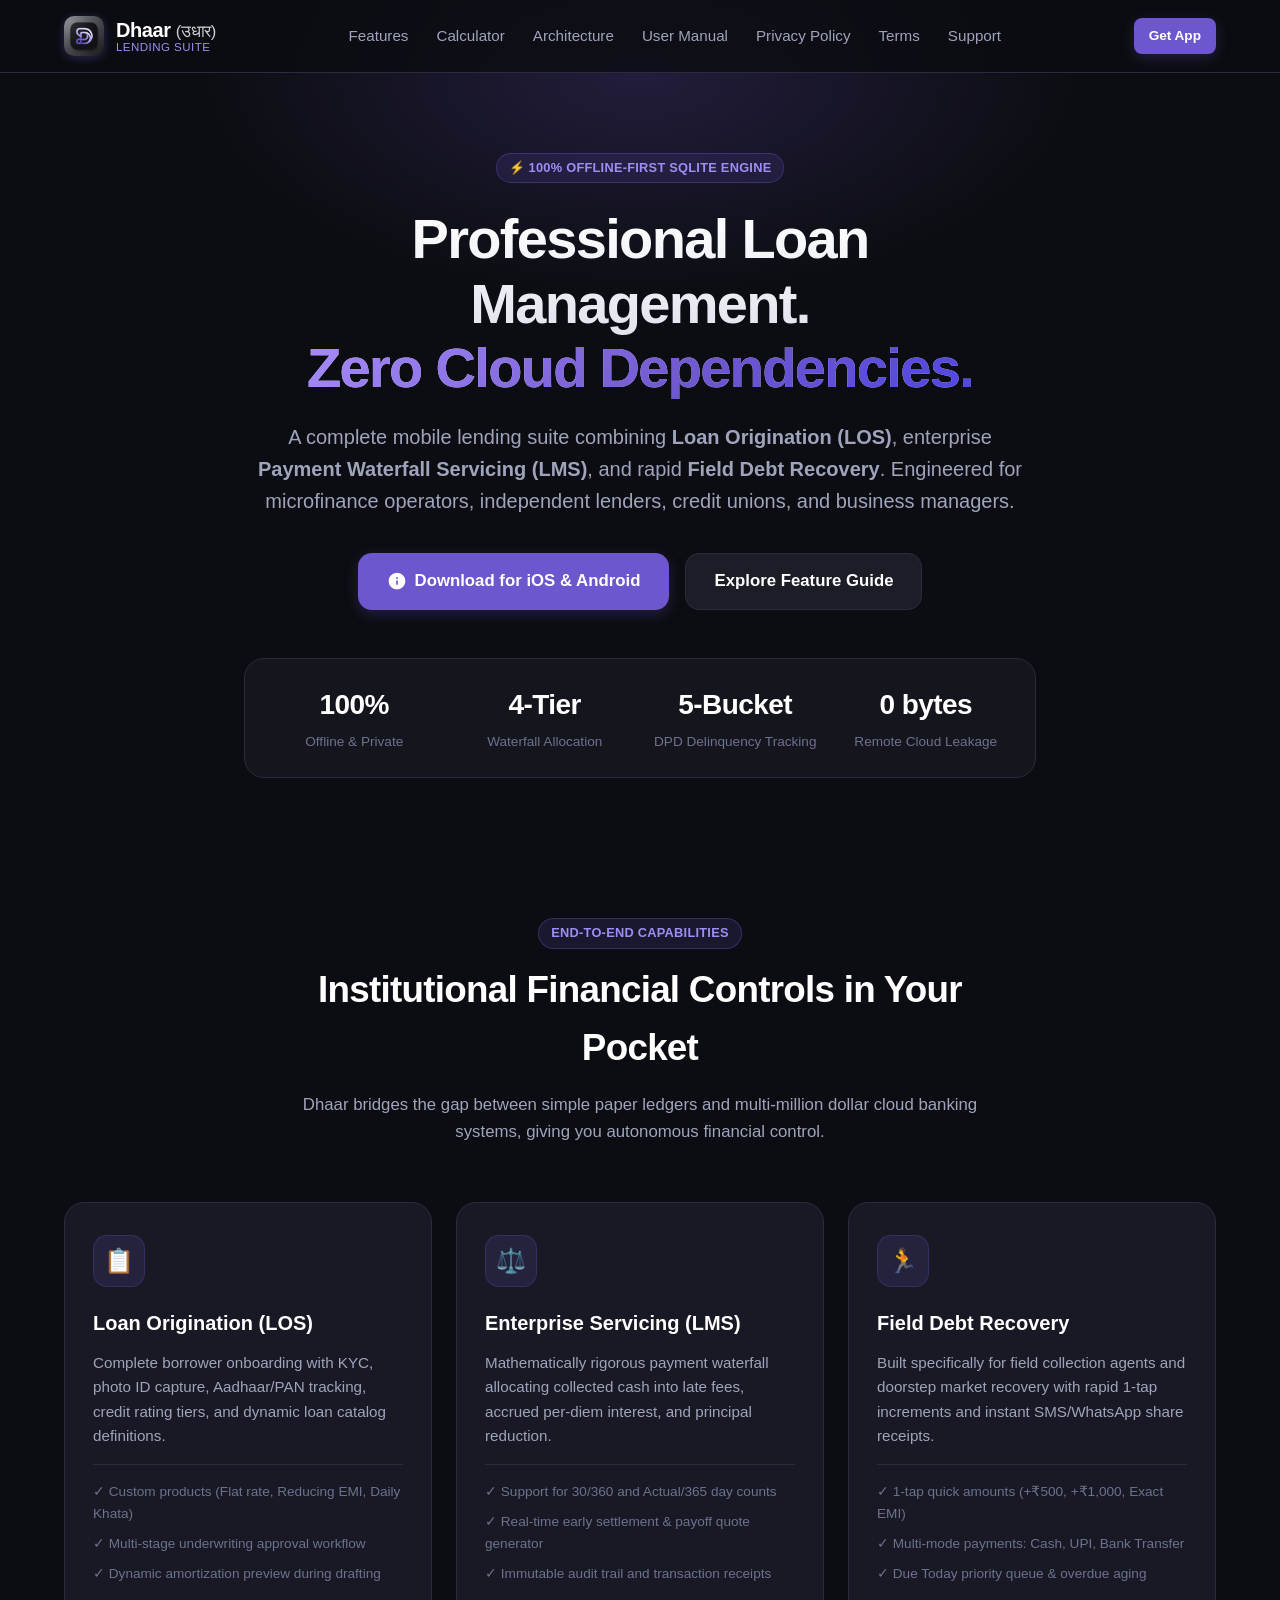
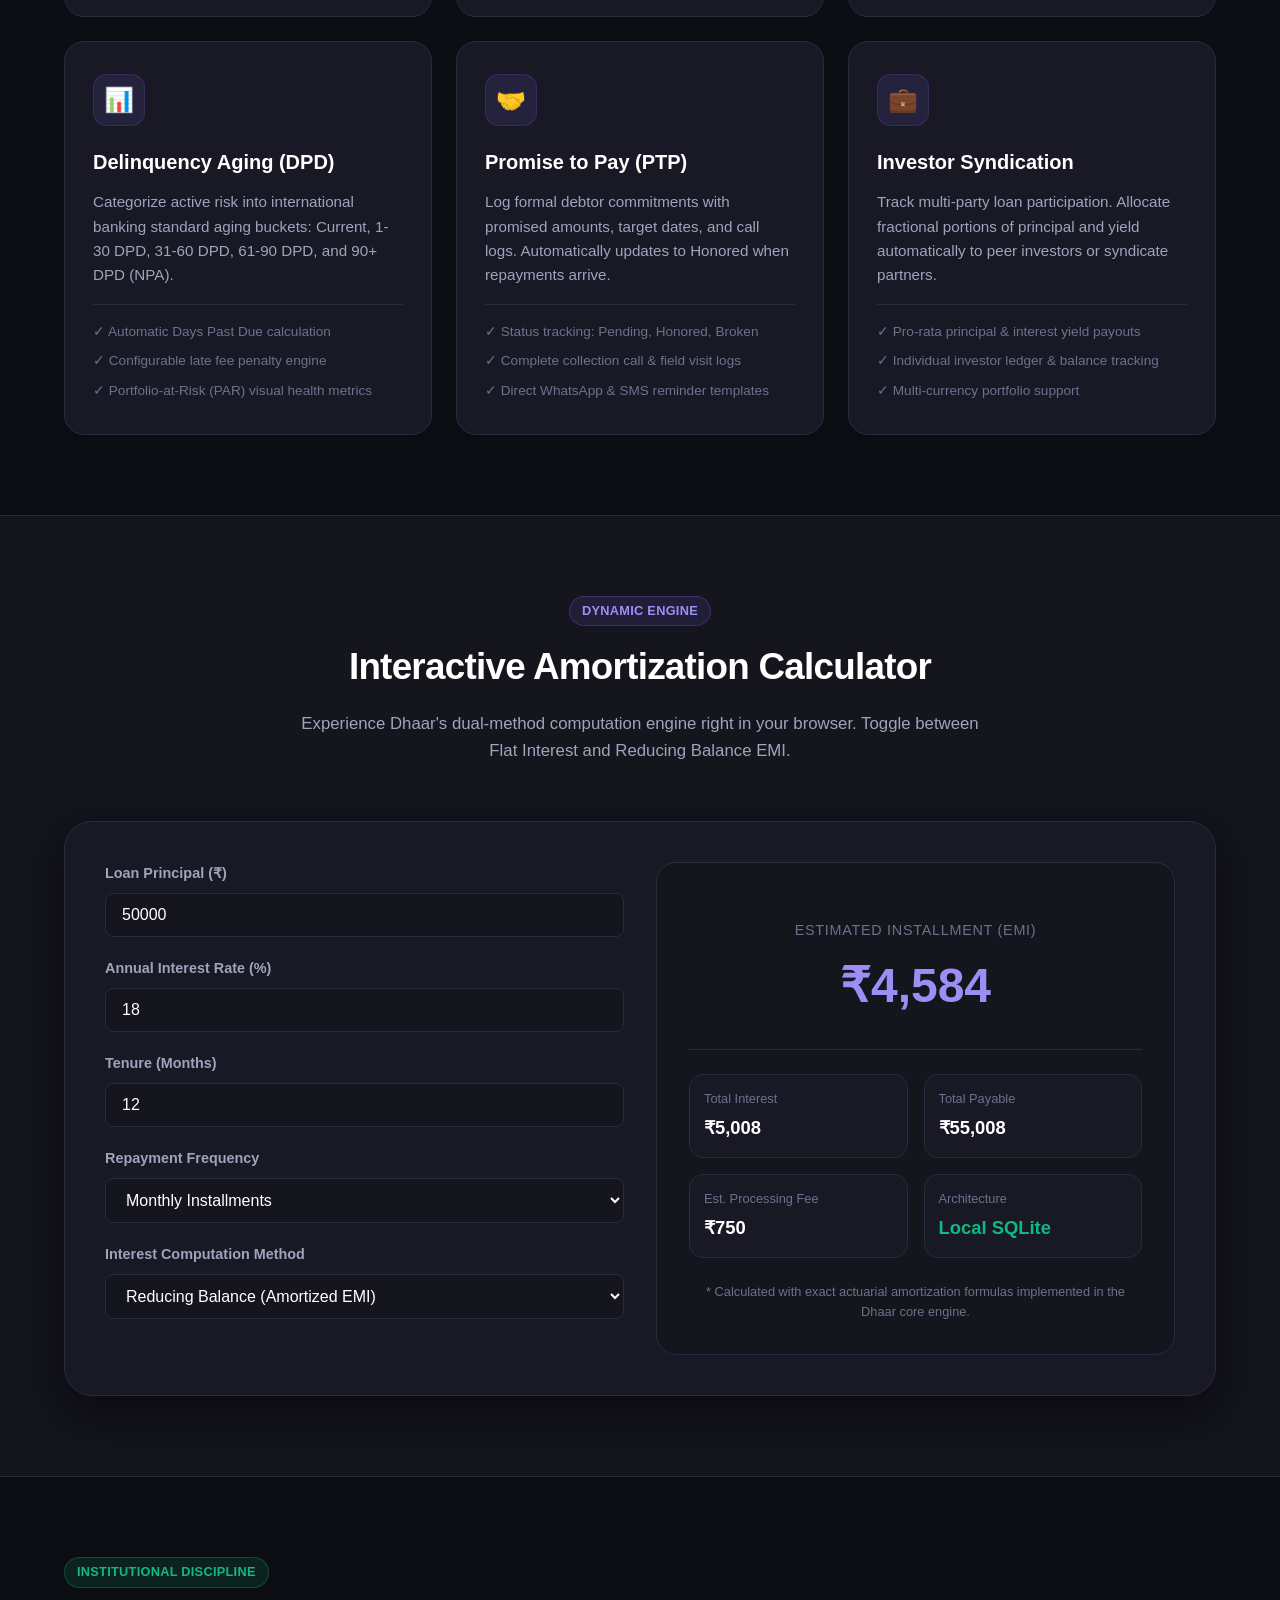
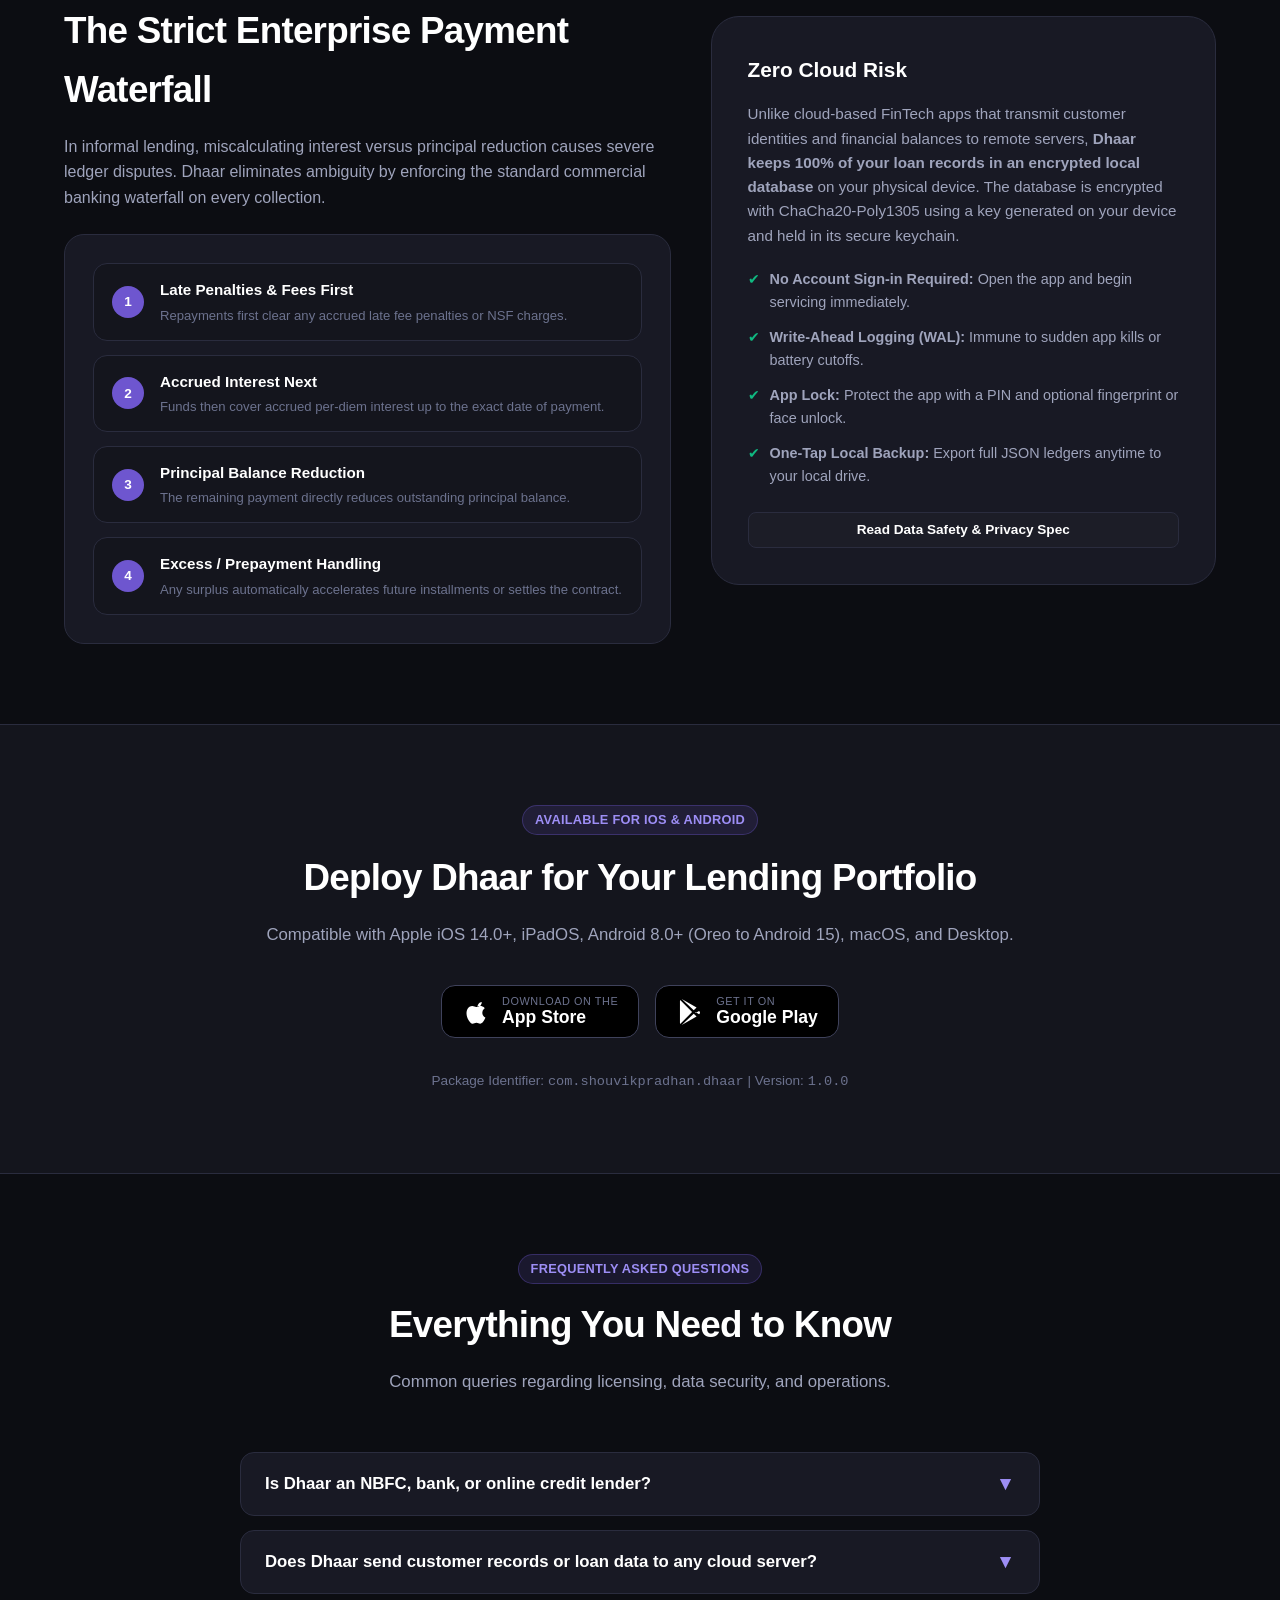
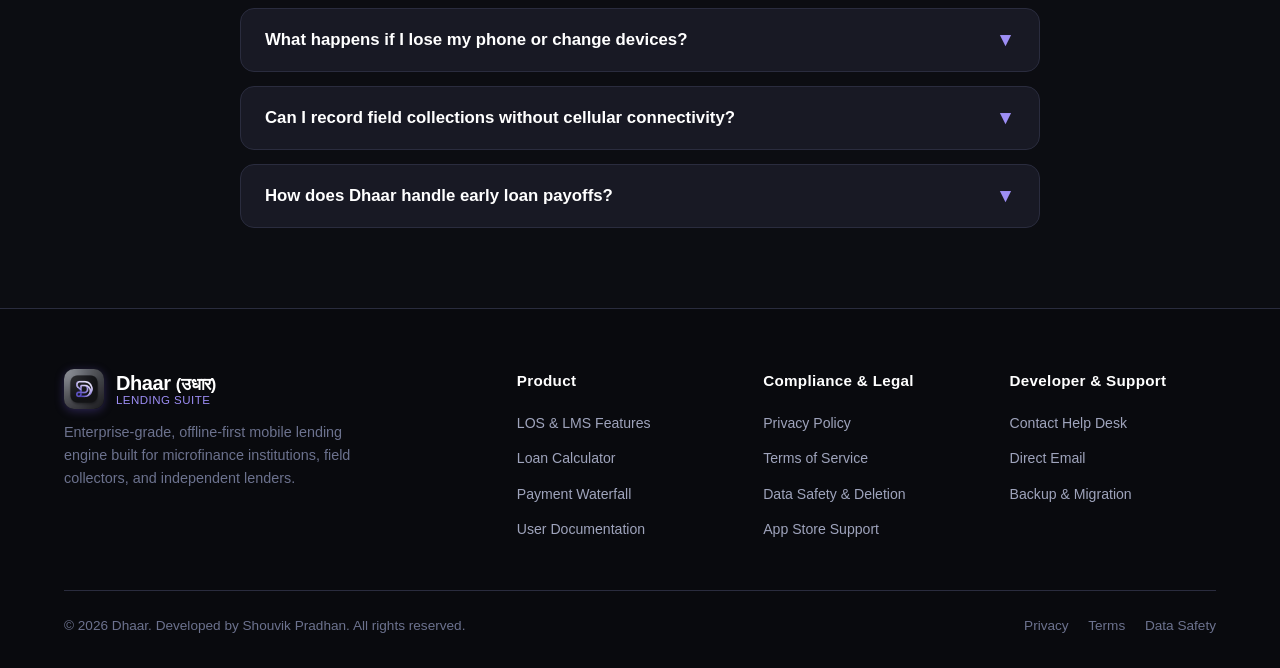
<file: index.html>
<!DOCTYPE html>
<html lang="en">
<head>
  <meta charset="UTF-8">
  <meta name="viewport" content="width=device-width, initial-scale=1.0">
  <title>Dhaar (उधार) — Offline-First Loan Management & Servicing Engine</title>
  <meta name="description" content="Dhaar is an enterprise-grade, 100% offline-first loan origination (LOS), loan servicing (LMS), and debt collection suite for microfinance, lenders, and credit managers.">
  <meta name="keywords" content="loan management app, offline loan servicing, microfinance software, loan origination system, LMS, LOS, debt recovery, loan book, offline SQLite">
  <meta name="author" content="Shouvik Pradhan">
  <meta name="theme-color" content="#0C0D12">

  <!-- OpenGraph / Social -->
  <meta property="og:title" content="Dhaar — Offline-First Loan Management & Servicing Engine">
  <meta property="og:description" content="Complete loan origination, dynamic payment waterfall servicing, and field debt recovery — zero cloud dependence, 100% private.">
  <meta property="og:type" content="website">
  <meta property="og:image" content="assets/icon-512.png">

  <!-- Favicons -->
  <link rel="icon" type="image/png" sizes="32x32" href="assets/favicon-32x32.png">
  <link rel="apple-touch-icon" sizes="180x180" href="assets/apple-touch-icon.png">

  <!-- Stylesheet -->
  <link rel="stylesheet" href="css/style.css">
</head>
<body>
  <div class="ambient-glow"></div>

  <!-- Header -->
  <header class="header">
    <div class="container nav-container">
      <a href="index.html" class="brand">
        <img src="assets/icon.png" alt="Dhaar Logo" class="brand-icon">
        <div class="brand-title">
          <span>Dhaar <small style="font-weight:400; opacity:0.8;">(उधार)</small></span>
          <span class="sub">Lending Suite</span>
        </div>
      </a>

      <nav>
        <ul class="nav-links">
          <li><a href="#features" class="nav-link">Features</a></li>
          <li><a href="#calculator" class="nav-link">Calculator</a></li>
          <li><a href="#architecture" class="nav-link">Architecture</a></li>
          <li><a href="guide.html" class="nav-link">User Manual</a></li>
          <li><a href="privacy.html" class="nav-link">Privacy Policy</a></li>
          <li><a href="terms.html" class="nav-link">Terms</a></li>
          <li><a href="support.html" class="nav-link">Support</a></li>
        </ul>
      </nav>

      <div class="nav-actions">
        <a href="#download" class="btn btn-primary btn-sm">Get App</a>
        <button class="mobile-toggle" aria-label="Toggle Navigation">☰</button>
      </div>
    </div>
  </header>

  <!-- Hero Section -->
  <section class="hero-section">
    <div class="container hero-content">
      <div class="hero-pill">
        <span class="pill pill-violet">⚡ 100% Offline-First SQLite Engine</span>
      </div>

      <h1 class="hero-title">
        Professional Loan Management.<br>
        <span class="gradient-text">Zero Cloud Dependencies.</span>
      </h1>

      <p class="hero-desc">
        A complete mobile lending suite combining <strong>Loan Origination (LOS)</strong>, 
        enterprise <strong>Payment Waterfall Servicing (LMS)</strong>, and rapid <strong>Field Debt Recovery</strong>. 
        Engineered for microfinance operators, independent lenders, credit unions, and business managers.
      </p>

      <div class="hero-cta">
        <a href="#download" class="btn btn-primary btn-lg">
          <svg width="20" height="20" fill="currentColor" viewBox="0 0 24 24"><path d="M12 2C6.48 2 2 6.48 2 12s4.48 10 10 10 10-4.48 10-10S17.52 2 12 2zm-1 14.5v-5h2v5h-2zm0-7v-2h2v2h-2z"/></svg>
          Download for iOS & Android
        </a>
        <a href="guide.html" class="btn btn-secondary btn-lg">Explore Feature Guide</a>
      </div>

      <!-- Quick Metrics -->
      <div class="hero-stats">
        <div class="stat-item">
          <div class="stat-number">100%</div>
          <div class="stat-label">Offline & Private</div>
        </div>
        <div class="stat-item">
          <div class="stat-number">4-Tier</div>
          <div class="stat-label">Waterfall Allocation</div>
        </div>
        <div class="stat-item">
          <div class="stat-number">5-Bucket</div>
          <div class="stat-label">DPD Delinquency Tracking</div>
        </div>
        <div class="stat-item">
          <div class="stat-number">0 bytes</div>
          <div class="stat-label">Remote Cloud Leakage</div>
        </div>
      </div>
    </div>
  </section>

  <!-- Features Section -->
  <section id="features" class="section">
    <div class="container">
      <div class="section-header">
        <span class="pill pill-violet">End-to-End Capabilities</span>
        <h2 class="section-title">Institutional Financial Controls in Your Pocket</h2>
        <p class="section-subtitle">
          Dhaar bridges the gap between simple paper ledgers and multi-million dollar cloud banking systems, 
          giving you autonomous financial control.
        </p>
      </div>

      <div class="features-grid">
        <!-- Feature 1 -->
        <div class="feature-card">
          <div class="feature-icon-box">📋</div>
          <h3 class="feature-title">Loan Origination (LOS)</h3>
          <p class="feature-desc">
            Complete borrower onboarding with KYC, photo ID capture, Aadhaar/PAN tracking, credit rating tiers, and dynamic loan catalog definitions.
          </p>
          <ul class="feature-list">
            <li>✓ Custom products (Flat rate, Reducing EMI, Daily Khata)</li>
            <li>✓ Multi-stage underwriting approval workflow</li>
            <li>✓ Dynamic amortization preview during drafting</li>
          </ul>
        </div>

        <!-- Feature 2 -->
        <div class="feature-card">
          <div class="feature-icon-box">⚖️</div>
          <h3 class="feature-title">Enterprise Servicing (LMS)</h3>
          <p class="feature-desc">
            Mathematically rigorous payment waterfall allocating collected cash into late fees, accrued per-diem interest, and principal reduction.
          </p>
          <ul class="feature-list">
            <li>✓ Support for 30/360 and Actual/365 day counts</li>
            <li>✓ Real-time early settlement & payoff quote generator</li>
            <li>✓ Immutable audit trail and transaction receipts</li>
          </ul>
        </div>

        <!-- Feature 3 -->
        <div class="feature-card">
          <div class="feature-icon-box">🏃</div>
          <h3 class="feature-title">Field Debt Recovery</h3>
          <p class="feature-desc">
            Built specifically for field collection agents and doorstep market recovery with rapid 1-tap increments and instant SMS/WhatsApp share receipts.
          </p>
          <ul class="feature-list">
            <li>✓ 1-tap quick amounts (+₹500, +₹1,000, Exact EMI)</li>
            <li>✓ Multi-mode payments: Cash, UPI, Bank Transfer</li>
            <li>✓ Due Today priority queue & overdue aging</li>
          </ul>
        </div>

        <!-- Feature 4 -->
        <div class="feature-card">
          <div class="feature-icon-box">📊</div>
          <h3 class="feature-title">Delinquency Aging (DPD)</h3>
          <p class="feature-desc">
            Categorize active risk into international banking standard aging buckets: Current, 1-30 DPD, 31-60 DPD, 61-90 DPD, and 90+ DPD (NPA).
          </p>
          <ul class="feature-list">
            <li>✓ Automatic Days Past Due calculation</li>
            <li>✓ Configurable late fee penalty engine</li>
            <li>✓ Portfolio-at-Risk (PAR) visual health metrics</li>
          </ul>
        </div>

        <!-- Feature 5 -->
        <div class="feature-card">
          <div class="feature-icon-box">🤝</div>
          <h3 class="feature-title">Promise to Pay (PTP)</h3>
          <p class="feature-desc">
            Log formal debtor commitments with promised amounts, target dates, and call logs. Automatically updates to Honored when repayments arrive.
          </p>
          <ul class="feature-list">
            <li>✓ Status tracking: Pending, Honored, Broken</li>
            <li>✓ Complete collection call & field visit logs</li>
            <li>✓ Direct WhatsApp & SMS reminder templates</li>
          </ul>
        </div>

        <!-- Feature 6 -->
        <div class="feature-card">
          <div class="feature-icon-box">💼</div>
          <h3 class="feature-title">Investor Syndication</h3>
          <p class="feature-desc">
            Track multi-party loan participation. Allocate fractional portions of principal and yield automatically to peer investors or syndicate partners.
          </p>
          <ul class="feature-list">
            <li>✓ Pro-rata principal & interest yield payouts</li>
            <li>✓ Individual investor ledger & balance tracking</li>
            <li>✓ Multi-currency portfolio support</li>
          </ul>
        </div>
      </div>
    </div>
  </section>

  <!-- Interactive Calculator Section -->
  <section id="calculator" class="section section-alt">
    <div class="container">
      <div class="section-header">
        <span class="pill pill-violet">Dynamic Engine</span>
        <h2 class="section-title">Interactive Amortization Calculator</h2>
        <p class="section-subtitle">
          Experience Dhaar's dual-method computation engine right in your browser. 
          Toggle between Flat Interest and Reducing Balance EMI.
        </p>
      </div>

      <div class="calc-container">
        <!-- Form -->
        <div class="calc-form">
          <div class="form-group">
            <label class="form-label" for="calc-amount">Loan Principal (₹)</label>
            <input type="number" id="calc-amount" class="form-input" value="50000" step="5000" min="1000">
          </div>

          <div class="form-group">
            <label class="form-label" for="calc-rate">Annual Interest Rate (%)</label>
            <input type="number" id="calc-rate" class="form-input" value="18" step="0.5" min="1" max="100">
          </div>

          <div class="form-group">
            <label class="form-label" for="calc-tenure">Tenure (Months)</label>
            <input type="number" id="calc-tenure" class="form-input" value="12" min="1" max="120">
          </div>

          <div class="form-group">
            <label class="form-label" for="calc-frequency">Repayment Frequency</label>
            <select id="calc-frequency" class="form-select">
              <option value="monthly" selected>Monthly Installments</option>
              <option value="weekly">Weekly Installments</option>
              <option value="daily">Daily Installments (Khata)</option>
            </select>
          </div>

          <div class="form-group">
            <label class="form-label" for="calc-type">Interest Computation Method</label>
            <select id="calc-type" class="form-select">
              <option value="reducing" selected>Reducing Balance (Amortized EMI)</option>
              <option value="flat">Flat Interest Rate</option>
            </select>
          </div>
        </div>

        <!-- Result Box -->
        <div class="calc-result-box">
          <div class="calc-highlight">
            <div class="calc-highlight-title">Estimated Installment (EMI)</div>
            <div class="calc-highlight-value" id="res-emi">₹4,584</div>
          </div>

          <div class="calc-breakdown">
            <div class="breakdown-item">
              <div class="breakdown-label">Total Interest</div>
              <div class="breakdown-val" id="res-interest">₹5,008</div>
            </div>
            <div class="breakdown-item">
              <div class="breakdown-label">Total Payable</div>
              <div class="breakdown-val" id="res-total">₹55,008</div>
            </div>
            <div class="breakdown-item">
              <div class="breakdown-label">Est. Processing Fee</div>
              <div class="breakdown-val" id="res-fee">₹750</div>
            </div>
            <div class="breakdown-item">
              <div class="breakdown-label">Architecture</div>
              <div class="breakdown-val" style="color:var(--status-green);">Local SQLite</div>
            </div>
          </div>

          <div style="font-size:0.8rem; color:var(--text-muted); text-align:center;">
            * Calculated with exact actuarial amortization formulas implemented in the Dhaar core engine.
          </div>
        </div>
      </div>
    </div>
  </section>

  <!-- Waterfall Architecture Showcase -->
  <section id="architecture" class="section">
    <div class="container">
      <div class="arch-grid">
        <div>
          <span class="pill pill-green">Institutional Discipline</span>
          <h2 class="section-title" style="margin-top:14px;">The Strict Enterprise Payment Waterfall</h2>
          <p style="color:var(--text-secondary); margin-bottom:24px;">
            In informal lending, miscalculating interest versus principal reduction causes severe ledger disputes. 
            Dhaar eliminates ambiguity by enforcing the standard commercial banking waterfall on every collection.
          </p>

          <div class="waterfall-flow">
            <div class="waterfall-step">
              <div class="step-num">1</div>
              <div class="step-content">
                <h4>Late Penalties & Fees First</h4>
                <p>Repayments first clear any accrued late fee penalties or NSF charges.</p>
              </div>
            </div>

            <div class="waterfall-step">
              <div class="step-num">2</div>
              <div class="step-content">
                <h4>Accrued Interest Next</h4>
                <p>Funds then cover accrued per-diem interest up to the exact date of payment.</p>
              </div>
            </div>

            <div class="waterfall-step">
              <div class="step-num">3</div>
              <div class="step-content">
                <h4>Principal Balance Reduction</h4>
                <p>The remaining payment directly reduces outstanding principal balance.</p>
              </div>
            </div>

            <div class="waterfall-step">
              <div class="step-num">4</div>
              <div class="step-content">
                <h4>Excess / Prepayment Handling</h4>
                <p>Any surplus automatically accelerates future installments or settles the contract.</p>
              </div>
            </div>
          </div>
        </div>

        <div style="background:var(--bg-card); border:1px solid var(--border-subtle); border-radius:var(--radius-xl); padding:36px;">
          <h3 style="font-size:1.3rem; margin-bottom:16px;">Zero Cloud Risk</h3>
          <p style="color:var(--text-secondary); font-size:0.95rem; margin-bottom:20px;">
            Unlike cloud-based FinTech apps that transmit customer identities and financial balances to remote servers, 
            <strong>Dhaar keeps 100% of your loan records in an encrypted local database</strong> on your physical device.
            The database is encrypted with ChaCha20-Poly1305 using a key generated on your device and held in its secure keychain.
          </p>
          <ul style="list-style:none; display:flex; flex-direction:column; gap:12px; margin-bottom:24px;">
            <li style="display:flex; gap:10px; font-size:0.9rem; color:var(--text-secondary);">
              <span style="color:var(--status-green);">✔</span>
              <span><strong>No Account Sign-in Required:</strong> Open the app and begin servicing immediately.</span>
            </li>
            <li style="display:flex; gap:10px; font-size:0.9rem; color:var(--text-secondary);">
              <span style="color:var(--status-green);">✔</span>
              <span><strong>Write-Ahead Logging (WAL):</strong> Immune to sudden app kills or battery cutoffs.</span>
            </li>
            <li style="display:flex; gap:10px; font-size:0.9rem; color:var(--text-secondary);">
              <span style="color:var(--status-green);">✔</span>
              <span><strong>App Lock:</strong> Protect the app with a PIN and optional fingerprint or face unlock.</span>
            </li>
            <li style="display:flex; gap:10px; font-size:0.9rem; color:var(--text-secondary);">
              <span style="color:var(--status-green);">✔</span>
              <span><strong>One-Tap Local Backup:</strong> Export full JSON ledgers anytime to your local drive.</span>
            </li>
          </ul>

          <div style="text-align:center;">
            <a href="data-safety.html" class="btn btn-secondary btn-sm" style="width:100%;">Read Data Safety & Privacy Spec</a>
          </div>
        </div>
      </div>
    </div>
  </section>

  <!-- Download & Compliance Links -->
  <section id="download" class="section section-alt">
    <div class="container" style="text-align:center;">
      <span class="pill pill-violet">Available for iOS & Android</span>
      <h2 class="section-title" style="margin-top:14px;">Deploy Dhaar for Your Lending Portfolio</h2>
      <p class="section-subtitle" style="margin-bottom:36px;">
        Compatible with Apple iOS 14.0+, iPadOS, Android 8.0+ (Oreo to Android 15), macOS, and Desktop.
      </p>

      <div class="store-badges">
        <!-- App Store Badge -->
        <a href="https://apps.apple.com" target="_blank" rel="noopener noreferrer" class="store-badge">
          <svg viewBox="0 0 24 24" fill="currentColor">
            <path d="M18.71 19.5c-.83 1.24-1.71 2.45-3.05 2.47-1.34.03-1.77-.79-3.29-.79-1.53 0-2 .77-3.27.82-1.31.05-2.3-1.32-3.14-2.53C4.25 17 2.94 12.45 4.7 9.39c.87-1.52 2.43-2.48 4.12-2.51 1.28-.02 2.5.87 3.29.87.78 0 2.26-1.07 3.81-.91.65.03 2.47.26 3.64 1.98-.09.06-2.17 1.28-2.15 3.81.03 3.02 2.65 4.03 2.68 4.04-.03.07-.42 1.44-1.38 2.83M15.97 6.37c.62-.75 1.04-1.8 0.92-2.85-.9.04-1.99.6-2.64 1.35-.58.66-1.09 1.73-.95 2.76 1.01.08 2.05-.51 2.67-1.26z"/>
          </svg>
          <div class="store-badge-text">
            <span class="store-badge-sub">Download on the</span>
            <span class="store-badge-main">App Store</span>
          </div>
        </a>

        <!-- Google Play Badge -->
        <a href="https://play.google.com" target="_blank" rel="noopener noreferrer" class="store-badge">
          <svg viewBox="0 0 24 24" fill="currentColor">
            <path d="M3.609 1.814L13.792 12 3.61 22.186a2.023 2.023 0 0 1-.22-.924V2.738c0-.336.08-.654.22-.924zM15.207 13.414l2.42 2.42-12.723 7.348 10.303-9.768zm0-2.828L4.904.818 17.627 8.166l-2.42 2.42zm1.414 1.414l3.167 1.83a1.597 1.597 0 0 0 0-2.768l-3.167 1.83z"/>
          </svg>
          <div class="store-badge-text">
            <span class="store-badge-sub">Get it on</span>
            <span class="store-badge-main">Google Play</span>
          </div>
        </a>
      </div>

      <div style="margin-top:32px; font-size:0.85rem; color:var(--text-muted);">
        Package Identifier: <code>com.shouvikpradhan.dhaar</code> | Version: <code>1.0.0</code>
      </div>
    </div>
  </section>

  <!-- FAQ Section -->
  <section class="section">
    <div class="container">
      <div class="section-header">
        <span class="pill pill-violet">Frequently Asked Questions</span>
        <h2 class="section-title">Everything You Need to Know</h2>
        <p class="section-subtitle">Common queries regarding licensing, data security, and operations.</p>
      </div>

      <div class="faq-list">
        <div class="faq-item">
          <button class="faq-question">
            <span>Is Dhaar an NBFC, bank, or online credit lender?</span>
            <span class="arrow">▼</span>
          </button>
          <div class="faq-answer">
            <p>
              <strong>No. Dhaar is strictly a financial calculation, record-keeping, and loan portfolio servicing software utility.</strong> 
              Dhaar does not provide financing, loans, credit brokerage, or fund disbursement. All credit underwriting decisions, funding, and agreements are negotiated independently by you in compliance with your local state and national laws.
            </p>
          </div>
        </div>

        <div class="faq-item">
          <button class="faq-question">
            <span>Does Dhaar send customer records or loan data to any cloud server?</span>
            <span class="arrow">▼</span>
          </button>
          <div class="faq-answer">
            <p>
              No. Dhaar adheres to a strict <strong>zero cloud tracking policy</strong>. 100% of your borrower profiles, government identity cards, repayment transactions, and financial metrics are saved locally in your device's isolated SQLite sandbox. No remote server has access to your records.
            </p>
          </div>
        </div>

        <div class="faq-item">
          <button class="faq-question">
            <span>What happens if I lose my phone or change devices?</span>
            <span class="arrow">▼</span>
          </button>
          <div class="faq-answer">
            <p>
              In Dhaar's Settings screen, you can use the <strong>Export Portfolio Backup</strong> feature to generate a portable JSON backup file. You can save this file securely to your private iCloud, Google Drive, or physical storage. You can restore your entire portfolio on any other device instantly.
            </p>
          </div>
        </div>

        <div class="faq-item">
          <button class="faq-question">
            <span>Can I record field collections without cellular connectivity?</span>
            <span class="arrow">▼</span>
          </button>
          <div class="faq-answer">
            <p>
              Yes! Dhaar is engineered for offline reliability. Field agents can collect payments in remote villages, basements, or outdoor markets with zero network bars. When connected, receipts can be shared via WhatsApp, SMS, or printer with one tap.
            </p>
          </div>
        </div>

        <div class="faq-item">
          <button class="faq-question">
            <span>How does Dhaar handle early loan payoffs?</span>
            <span class="arrow">▼</span>
          </button>
          <div class="faq-answer">
            <p>
              Dhaar includes an automated <strong>Payoff Quote Generator</strong> that computes the exact principal balance, accrued per-diem interest up to the exact payment date, unpaid fees, and prepayments to give an unambiguous settlement figure.
            </p>
          </div>
        </div>
      </div>
    </div>
  </section>

  <!-- Footer -->
  <footer class="footer">
    <div class="container">
      <div class="footer-grid">
        <div class="footer-brand">
          <a href="index.html" class="brand" style="margin-bottom:12px;">
            <img src="assets/icon.png" alt="Dhaar Icon" class="brand-icon">
            <div class="brand-title">
              <span>Dhaar <small>(उधार)</small></span>
              <span class="sub">Lending Suite</span>
            </div>
          </a>
          <p>
            Enterprise-grade, offline-first mobile lending engine built for microfinance institutions, field collectors, and independent lenders.
          </p>
        </div>

        <div class="footer-col">
          <h4>Product</h4>
          <ul>
            <li><a href="#features">LOS & LMS Features</a></li>
            <li><a href="#calculator">Loan Calculator</a></li>
            <li><a href="#architecture">Payment Waterfall</a></li>
            <li><a href="guide.html">User Documentation</a></li>
          </ul>
        </div>

        <div class="footer-col">
          <h4>Compliance & Legal</h4>
          <ul>
            <li><a href="privacy.html">Privacy Policy</a></li>
            <li><a href="terms.html">Terms of Service</a></li>
            <li><a href="data-safety.html">Data Safety & Deletion</a></li>
            <li><a href="support.html">App Store Support</a></li>
          </ul>
        </div>

        <div class="footer-col">
          <h4>Developer & Support</h4>
          <ul>
            <li><a href="support.html">Contact Help Desk</a></li>
            <li><a href="mailto:shouvikpradhan126@gmail.com">Direct Email</a></li>
            <li><a href="guide.html#backup">Backup & Migration</a></li>
          </ul>
        </div>
      </div>

      <div class="footer-bottom">
        <div>
          © 2026 Dhaar. Developed by Shouvik Pradhan. All rights reserved.
        </div>
        <div>
          <a href="privacy.html" style="color:var(--text-muted); text-decoration:none; margin-right:16px;">Privacy</a>
          <a href="terms.html" style="color:var(--text-muted); text-decoration:none; margin-right:16px;">Terms</a>
          <a href="data-safety.html" style="color:var(--text-muted); text-decoration:none;">Data Safety</a>
        </div>
      </div>
    </div>
  </footer>

  <script src="js/main.js"></script>
</body>
</html>
</file>
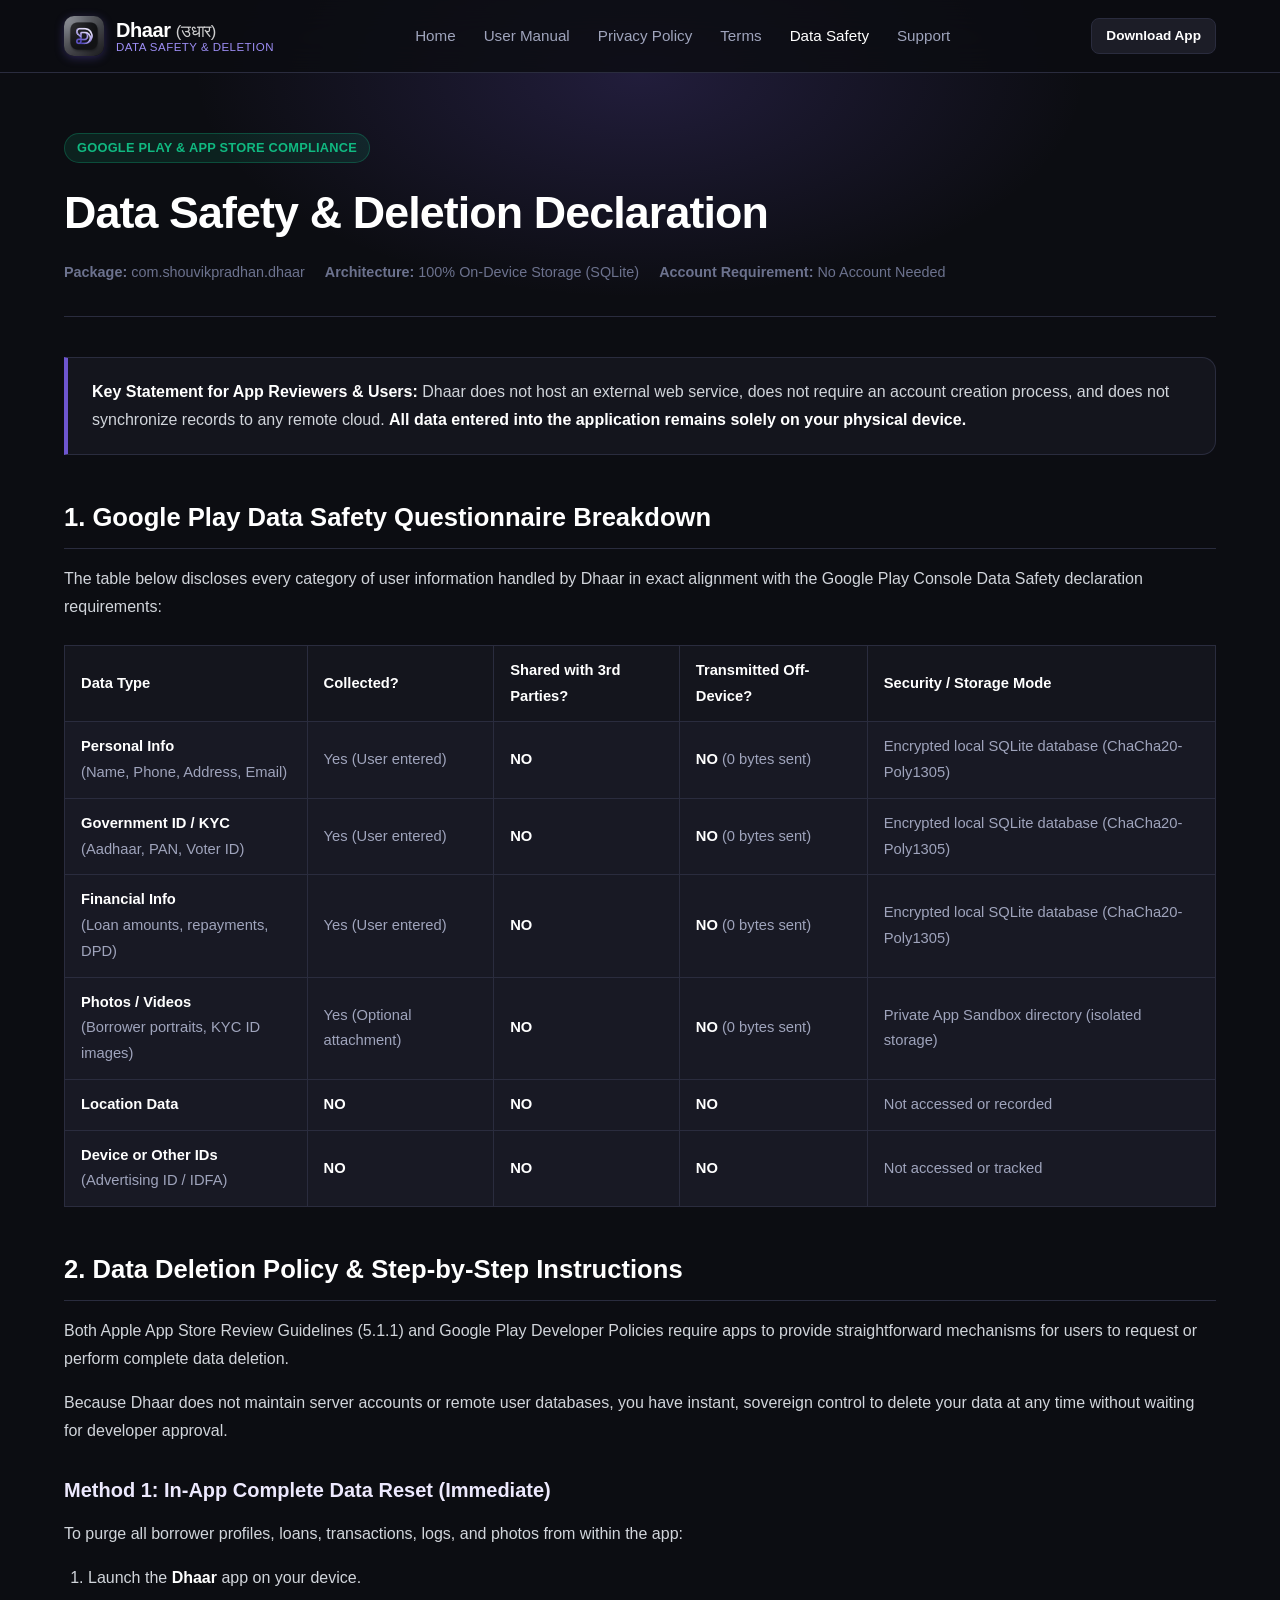
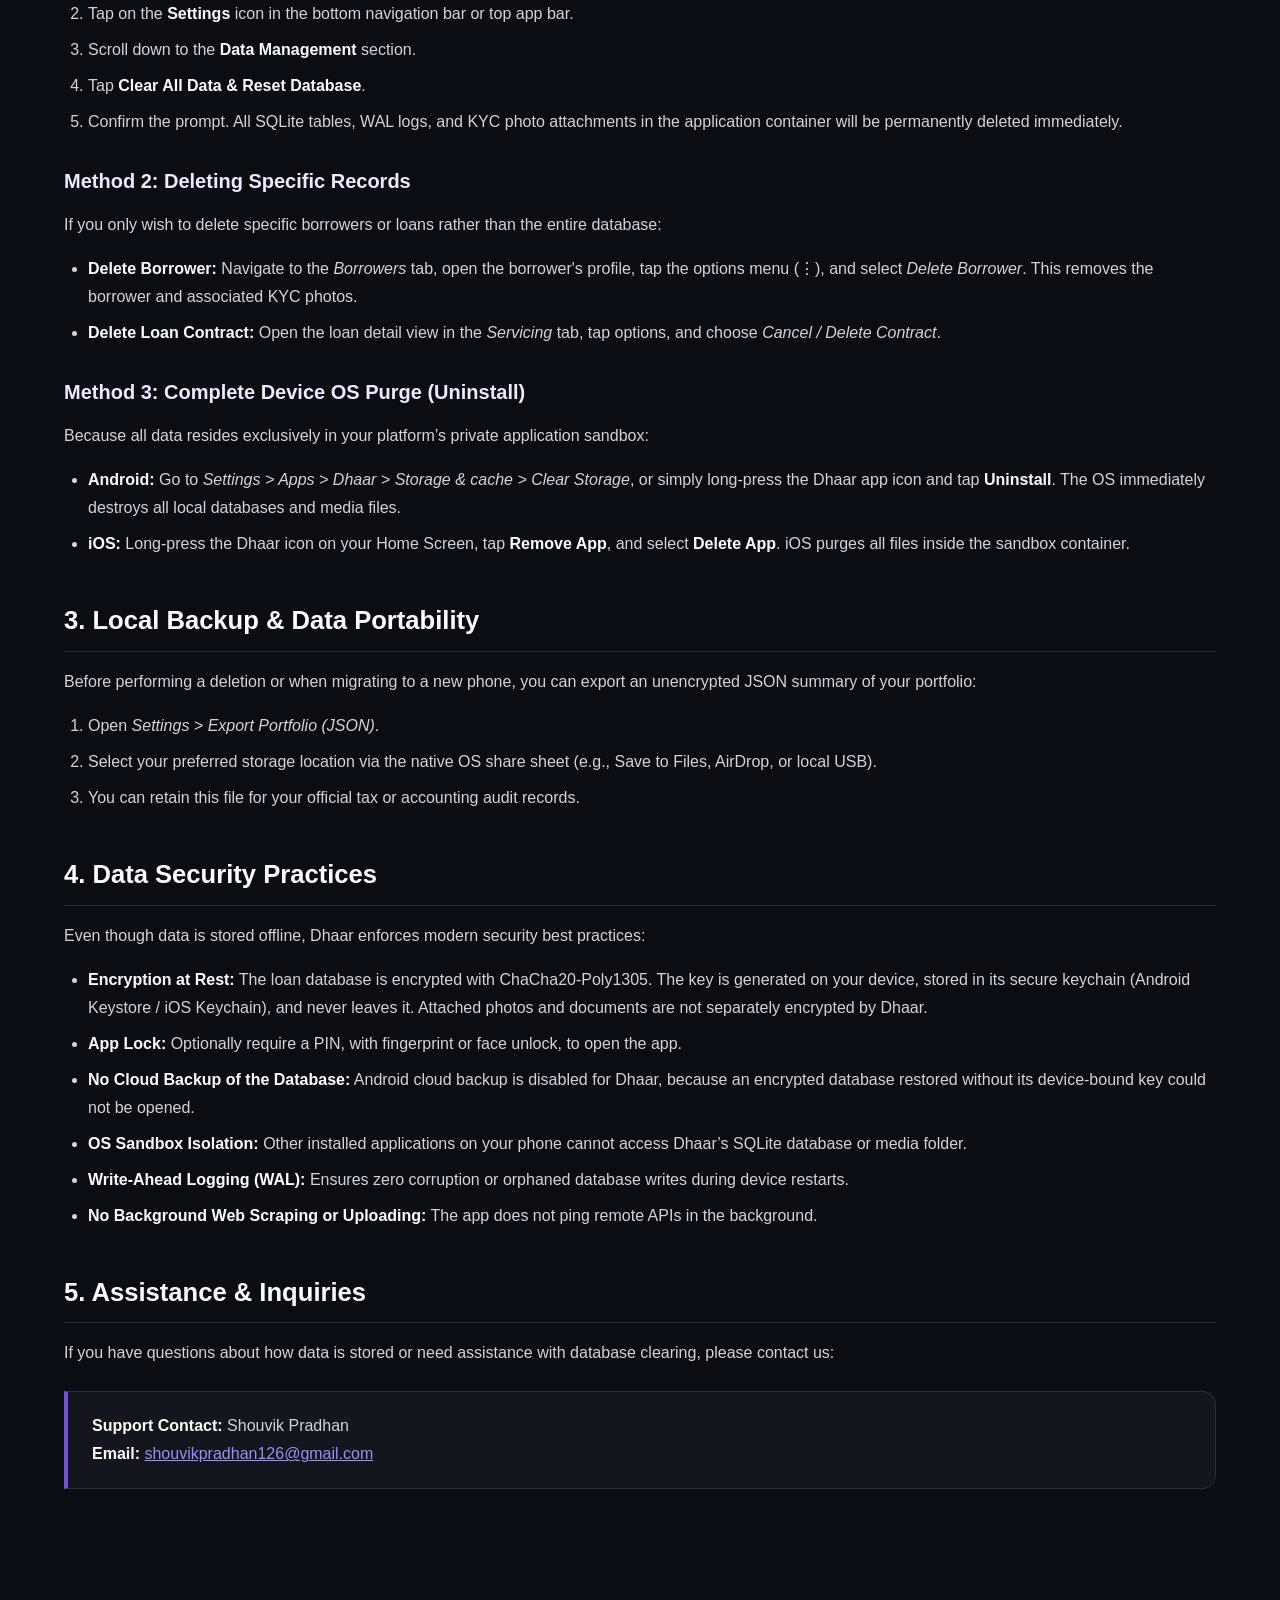
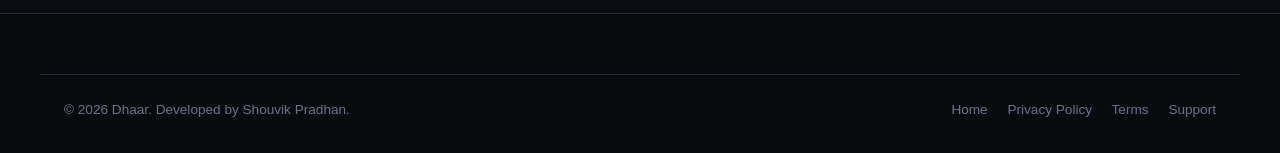
<file: data-safety.html>
<!DOCTYPE html>
<html lang="en">
<head>
  <meta charset="UTF-8">
  <meta name="viewport" content="width=device-width, initial-scale=1.0">
  <title>Data Safety & Deletion — Dhaar (उधार)</title>
  <meta name="description" content="Google Play Data Safety Declaration and Apple Account & Data Deletion instructions for Dhaar. Explains offline data storage and complete deletion procedures.">
  <meta name="author" content="Shouvik Pradhan">
  <meta name="theme-color" content="#0C0D12">

  <link rel="icon" type="image/png" sizes="32x32" href="assets/favicon-32x32.png">
  <link rel="apple-touch-icon" sizes="180x180" href="assets/apple-touch-icon.png">
  <link rel="stylesheet" href="css/style.css">
</head>
<body>
  <div class="ambient-glow"></div>

  <!-- Header -->
  <header class="header">
    <div class="container nav-container">
      <a href="index.html" class="brand">
        <img src="assets/icon.png" alt="Dhaar Logo" class="brand-icon">
        <div class="brand-title">
          <span>Dhaar <small style="font-weight:400; opacity:0.8;">(उधार)</small></span>
          <span class="sub">Data Safety & Deletion</span>
        </div>
      </a>

      <nav>
        <ul class="nav-links">
          <li><a href="index.html" class="nav-link">Home</a></li>
          <li><a href="guide.html" class="nav-link">User Manual</a></li>
          <li><a href="privacy.html" class="nav-link">Privacy Policy</a></li>
          <li><a href="terms.html" class="nav-link">Terms</a></li>
          <li><a href="data-safety.html" class="nav-link active">Data Safety</a></li>
          <li><a href="support.html" class="nav-link">Support</a></li>
        </ul>
      </nav>

      <div class="nav-actions">
        <a href="index.html#download" class="btn btn-secondary btn-sm">Download App</a>
        <button class="mobile-toggle" aria-label="Toggle Navigation">☰</button>
      </div>
    </div>
  </header>

  <main class="legal-wrapper">
    <div class="container">
      <div class="legal-header">
        <span class="pill pill-green">Google Play & App Store Compliance</span>
        <h1 class="legal-title" style="margin-top:14px;">Data Safety & Deletion Declaration</h1>
        <div class="legal-meta">
          <span><strong>Package:</strong> com.shouvikpradhan.dhaar</span>
          <span><strong>Architecture:</strong> 100% On-Device Storage (SQLite)</span>
          <span><strong>Account Requirement:</strong> No Account Needed</span>
        </div>
      </div>

      <div class="legal-content">
        <div class="legal-box">
          <strong>Key Statement for App Reviewers & Users:</strong> Dhaar does not host an external web service, does not require an account creation process, and does not synchronize records to any remote cloud. <strong>All data entered into the application remains solely on your physical device.</strong>
        </div>

        <h2>1. Google Play Data Safety Questionnaire Breakdown</h2>
        <p>
          The table below discloses every category of user information handled by Dhaar in exact alignment with the Google Play Console Data Safety declaration requirements:
        </p>

        <table class="legal-table">
          <thead>
            <tr>
              <th>Data Type</th>
              <th>Collected?</th>
              <th>Shared with 3rd Parties?</th>
              <th>Transmitted Off-Device?</th>
              <th>Security / Storage Mode</th>
            </tr>
          </thead>
          <tbody>
            <tr>
              <td><strong>Personal Info</strong><br>(Name, Phone, Address, Email)</td>
              <td>Yes (User entered)</td>
              <td><strong>NO</strong></td>
              <td><strong>NO</strong> (0 bytes sent)</td>
              <td>Encrypted local SQLite database (ChaCha20-Poly1305)</td>
            </tr>
            <tr>
              <td><strong>Government ID / KYC</strong><br>(Aadhaar, PAN, Voter ID)</td>
              <td>Yes (User entered)</td>
              <td><strong>NO</strong></td>
              <td><strong>NO</strong> (0 bytes sent)</td>
              <td>Encrypted local SQLite database (ChaCha20-Poly1305)</td>
            </tr>
            <tr>
              <td><strong>Financial Info</strong><br>(Loan amounts, repayments, DPD)</td>
              <td>Yes (User entered)</td>
              <td><strong>NO</strong></td>
              <td><strong>NO</strong> (0 bytes sent)</td>
              <td>Encrypted local SQLite database (ChaCha20-Poly1305)</td>
            </tr>
            <tr>
              <td><strong>Photos / Videos</strong><br>(Borrower portraits, KYC ID images)</td>
              <td>Yes (Optional attachment)</td>
              <td><strong>NO</strong></td>
              <td><strong>NO</strong> (0 bytes sent)</td>
              <td>Private App Sandbox directory (isolated storage)</td>
            </tr>
            <tr>
              <td><strong>Location Data</strong></td>
              <td><strong>NO</strong></td>
              <td><strong>NO</strong></td>
              <td><strong>NO</strong></td>
              <td>Not accessed or recorded</td>
            </tr>
            <tr>
              <td><strong>Device or Other IDs</strong><br>(Advertising ID / IDFA)</td>
              <td><strong>NO</strong></td>
              <td><strong>NO</strong></td>
              <td><strong>NO</strong></td>
              <td>Not accessed or tracked</td>
            </tr>
          </tbody>
        </table>

        <h2>2. Data Deletion Policy & Step-by-Step Instructions</h2>
        <p>
          Both Apple App Store Review Guidelines (5.1.1) and Google Play Developer Policies require apps to provide straightforward mechanisms for users to request or perform complete data deletion.
        </p>
        <p>
          Because Dhaar does not maintain server accounts or remote user databases, you have instant, sovereign control to delete your data at any time without waiting for developer approval.
        </p>

        <h3>Method 1: In-App Complete Data Reset (Immediate)</h3>
        <p>To purge all borrower profiles, loans, transactions, logs, and photos from within the app:</p>
        <ol>
          <li>Launch the <strong>Dhaar</strong> app on your device.</li>
          <li>Tap on the <strong>Settings</strong> icon in the bottom navigation bar or top app bar.</li>
          <li>Scroll down to the <strong>Data Management</strong> section.</li>
          <li>Tap <strong>Clear All Data & Reset Database</strong>.</li>
          <li>Confirm the prompt. All SQLite tables, WAL logs, and KYC photo attachments in the application container will be permanently deleted immediately.</li>
        </ol>

        <h3>Method 2: Deleting Specific Records</h3>
        <p>If you only wish to delete specific borrowers or loans rather than the entire database:</p>
        <ul>
          <li><strong>Delete Borrower:</strong> Navigate to the <em>Borrowers</em> tab, open the borrower's profile, tap the options menu (⋮), and select <em>Delete Borrower</em>. This removes the borrower and associated KYC photos.</li>
          <li><strong>Delete Loan Contract:</strong> Open the loan detail view in the <em>Servicing</em> tab, tap options, and choose <em>Cancel / Delete Contract</em>.</li>
        </ul>

        <h3>Method 3: Complete Device OS Purge (Uninstall)</h3>
        <p>Because all data resides exclusively in your platform’s private application sandbox:</p>
        <ul>
          <li><strong>Android:</strong> Go to <em>Settings &gt; Apps &gt; Dhaar &gt; Storage & cache &gt; Clear Storage</em>, or simply long-press the Dhaar app icon and tap <strong>Uninstall</strong>. The OS immediately destroys all local databases and media files.</li>
          <li><strong>iOS:</strong> Long-press the Dhaar icon on your Home Screen, tap <strong>Remove App</strong>, and select <strong>Delete App</strong>. iOS purges all files inside the sandbox container.</li>
        </ul>

        <h2>3. Local Backup & Data Portability</h2>
        <p>
          Before performing a deletion or when migrating to a new phone, you can export an unencrypted JSON summary of your portfolio:
        </p>
        <ol>
          <li>Open <em>Settings &gt; Export Portfolio (JSON)</em>.</li>
          <li>Select your preferred storage location via the native OS share sheet (e.g., Save to Files, AirDrop, or local USB).</li>
          <li>You can retain this file for your official tax or accounting audit records.</li>
        </ol>

        <h2>4. Data Security Practices</h2>
        <p>
          Even though data is stored offline, Dhaar enforces modern security best practices:
        </p>
        <ul>
          <li><strong>Encryption at Rest:</strong> The loan database is encrypted with ChaCha20-Poly1305. The key is generated on your device, stored in its secure keychain (Android Keystore / iOS Keychain), and never leaves it. Attached photos and documents are not separately encrypted by Dhaar.</li>
          <li><strong>App Lock:</strong> Optionally require a PIN, with fingerprint or face unlock, to open the app.</li>
          <li><strong>No Cloud Backup of the Database:</strong> Android cloud backup is disabled for Dhaar, because an encrypted database restored without its device-bound key could not be opened.</li>
          <li><strong>OS Sandbox Isolation:</strong> Other installed applications on your phone cannot access Dhaar’s SQLite database or media folder.</li>
          <li><strong>Write-Ahead Logging (WAL):</strong> Ensures zero corruption or orphaned database writes during device restarts.</li>
          <li><strong>No Background Web Scraping or Uploading:</strong> The app does not ping remote APIs in the background.</li>
        </ul>

        <h2>5. Assistance & Inquiries</h2>
        <p>
          If you have questions about how data is stored or need assistance with database clearing, please contact us:
        </p>
        <div class="legal-box">
          <strong>Support Contact:</strong> Shouvik Pradhan<br>
          <strong>Email:</strong> <a href="mailto:shouvikpradhan126@gmail.com" style="color:var(--brand-violet-light);">shouvikpradhan126@gmail.com</a>
        </div>
      </div>
    </div>
  </main>

  <!-- Footer -->
  <footer class="footer">
    <div class="container footer-bottom">
      <div>© 2026 Dhaar. Developed by Shouvik Pradhan.</div>
      <div>
        <a href="index.html" style="color:var(--text-muted); text-decoration:none; margin-right:16px;">Home</a>
        <a href="privacy.html" style="color:var(--text-muted); text-decoration:none; margin-right:16px;">Privacy Policy</a>
        <a href="terms.html" style="color:var(--text-muted); text-decoration:none; margin-right:16px;">Terms</a>
        <a href="support.html" style="color:var(--text-muted); text-decoration:none;">Support</a>
      </div>
    </div>
  </footer>

  <script src="js/main.js"></script>
</body>
</html>
</file>
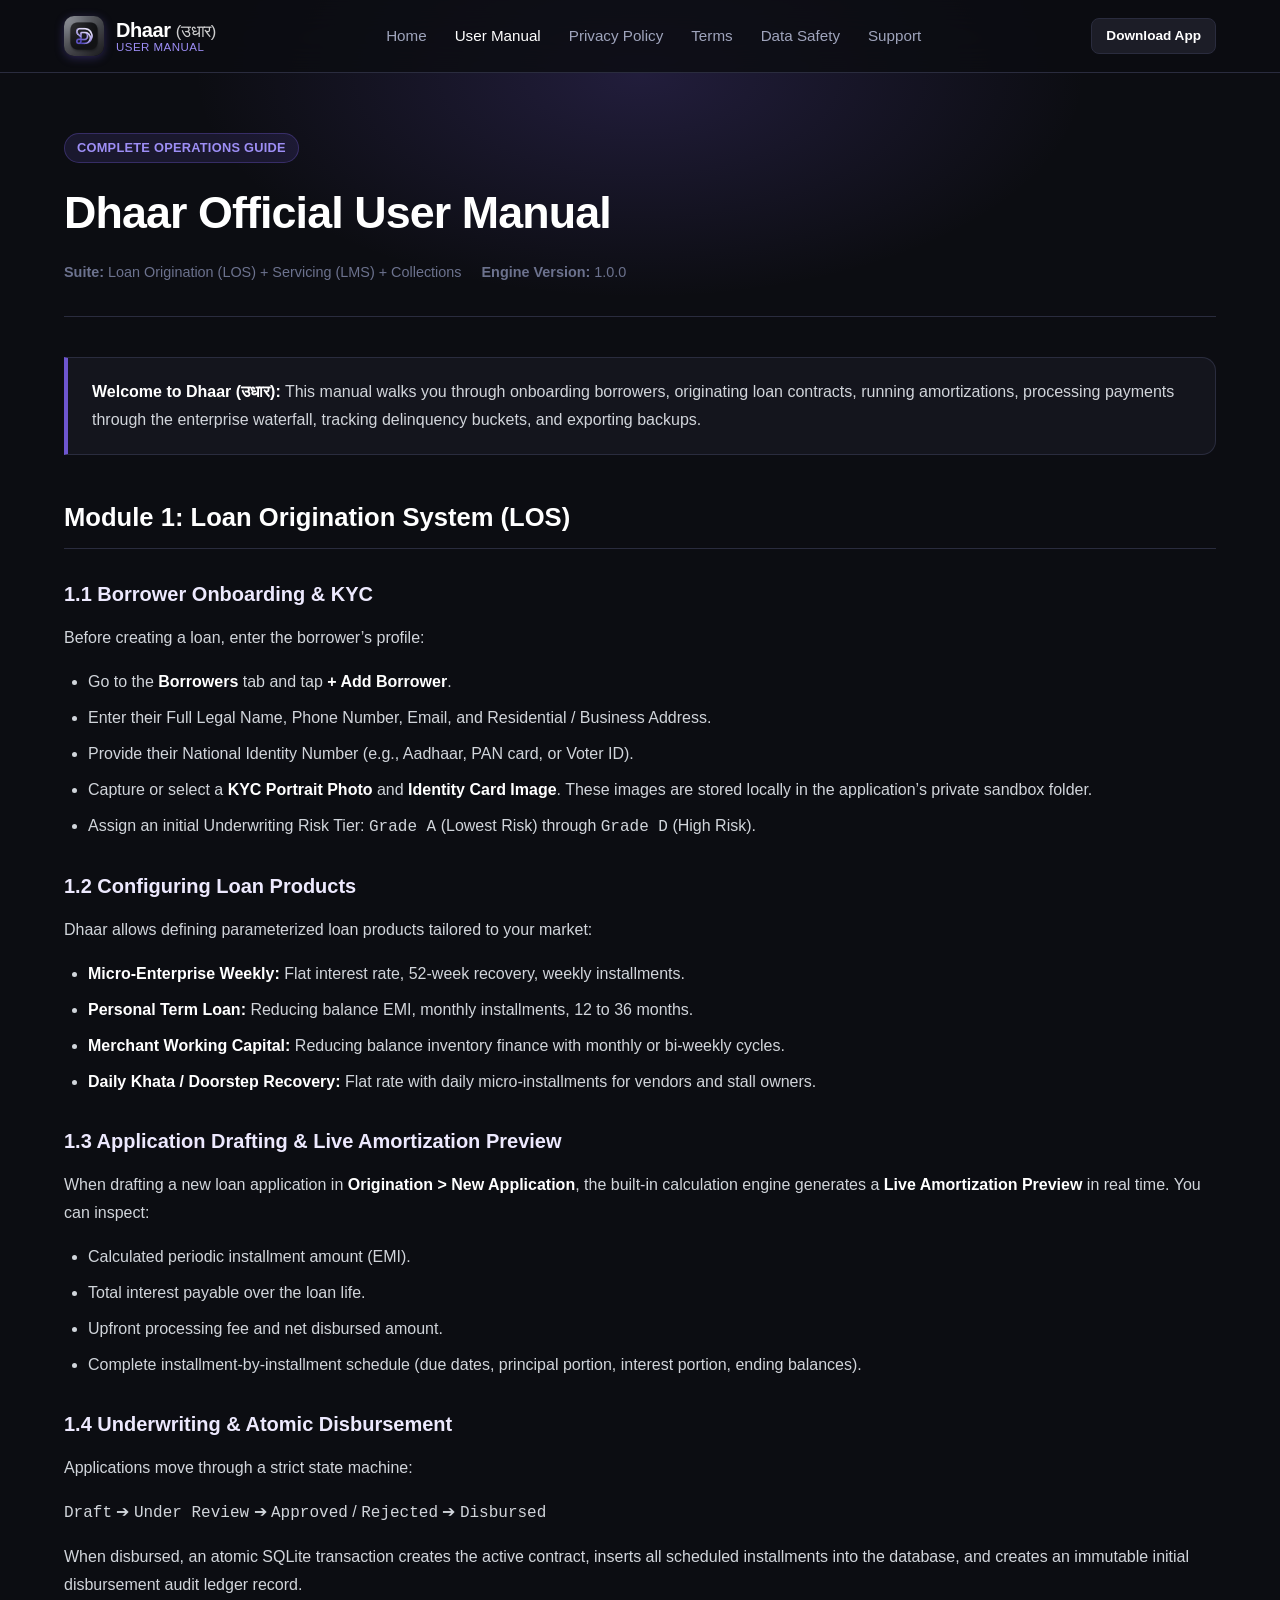
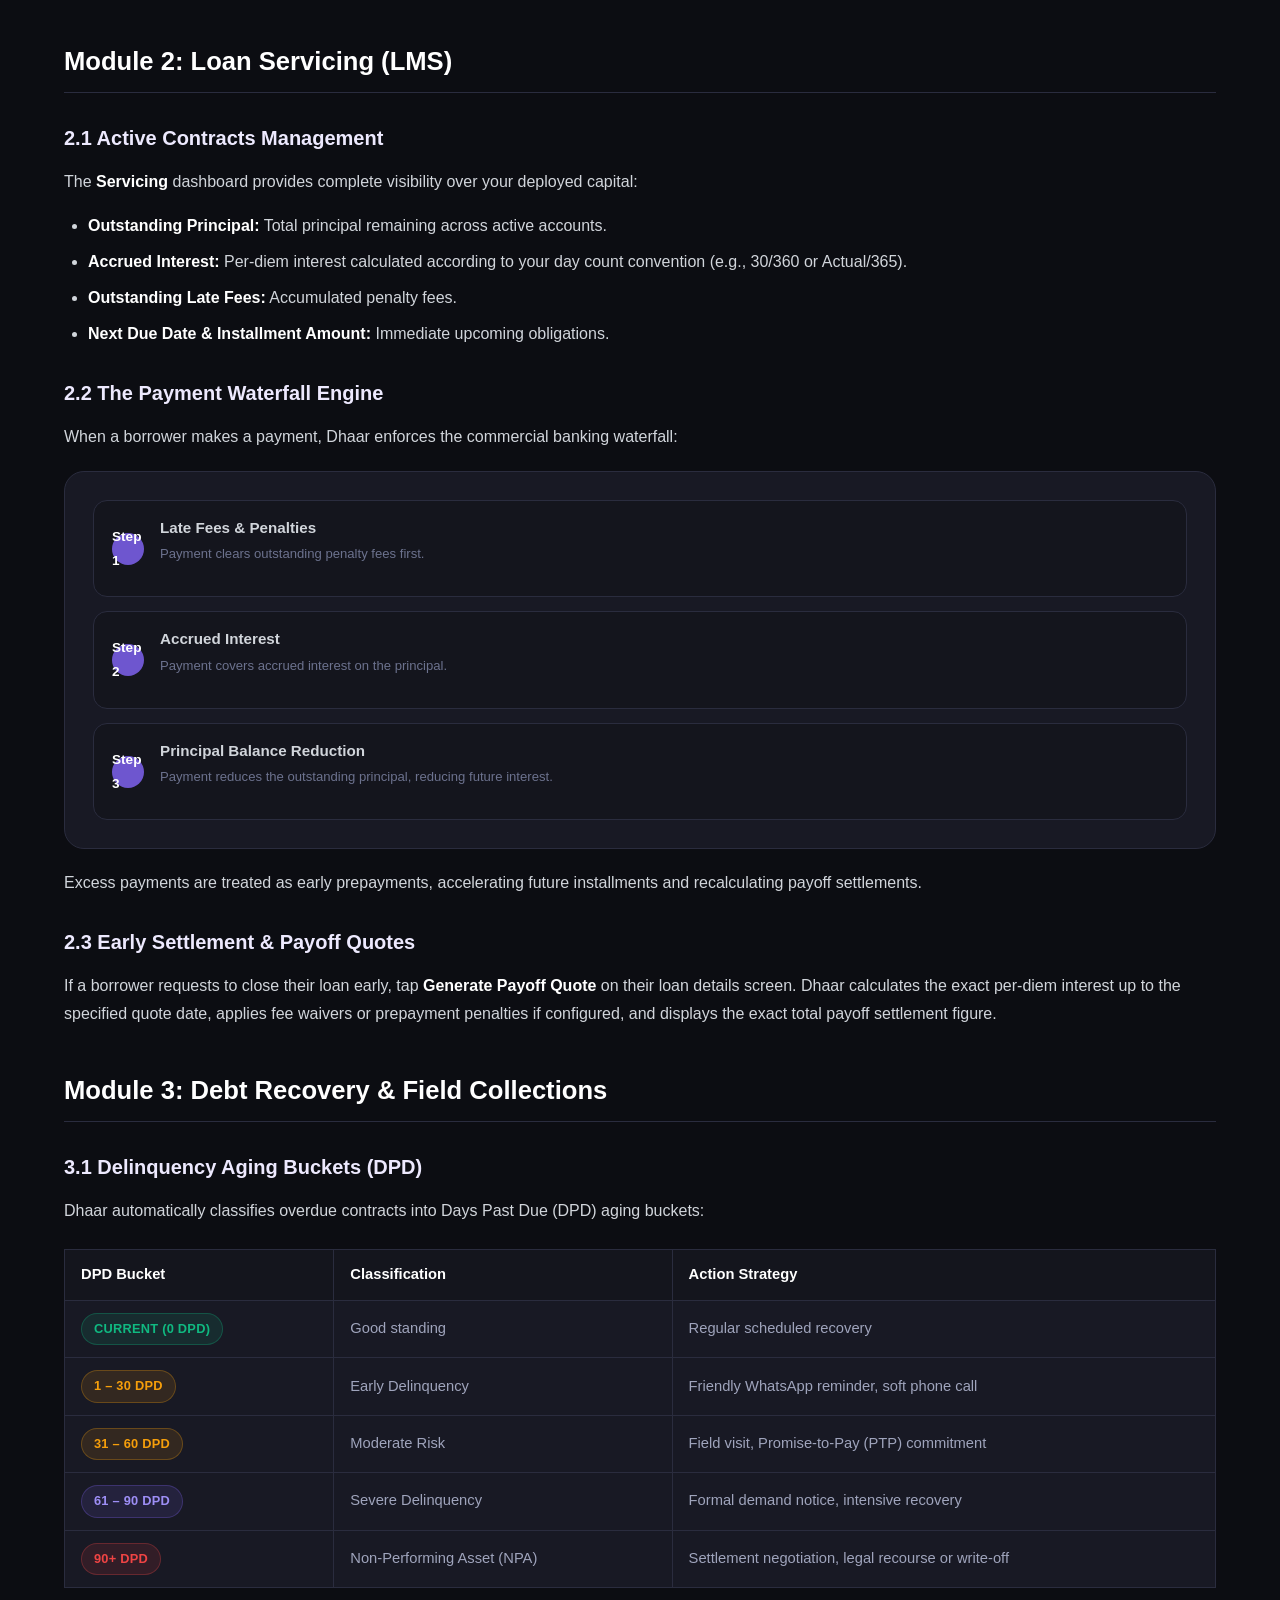
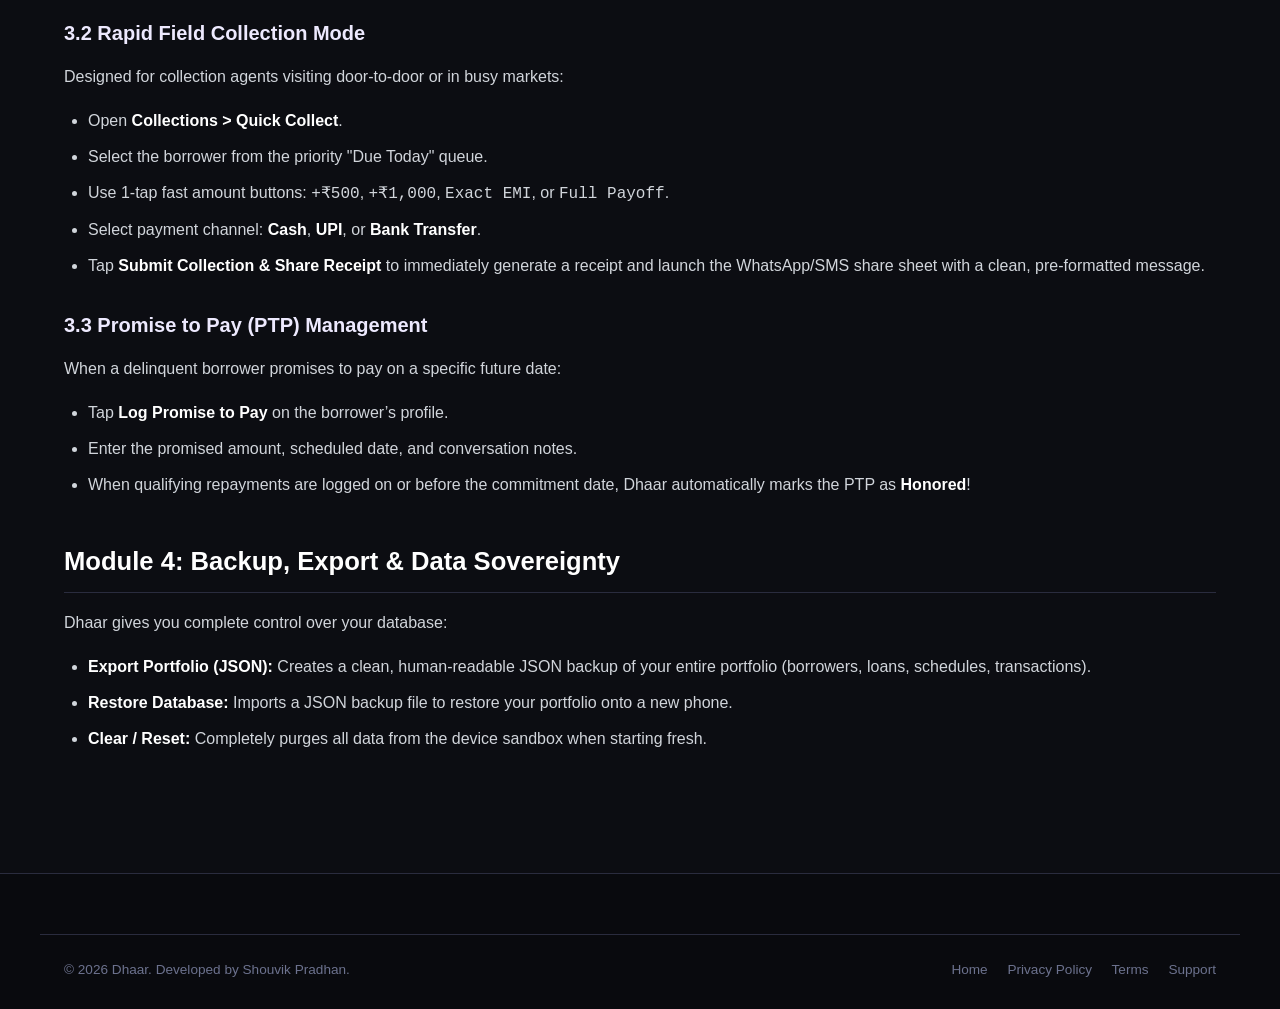
<file: guide.html>
<!DOCTYPE html>
<html lang="en">
<head>
  <meta charset="UTF-8">
  <meta name="viewport" content="width=device-width, initial-scale=1.0">
  <title>User Manual & Documentation — Dhaar (उधार)</title>
  <meta name="description" content="Complete user manual, operational walkthrough, and financial documentation for Dhaar - Offline Mobile Lending Suite.">
  <meta name="author" content="Shouvik Pradhan">
  <meta name="theme-color" content="#0C0D12">

  <link rel="icon" type="image/png" sizes="32x32" href="assets/favicon-32x32.png">
  <link rel="apple-touch-icon" sizes="180x180" href="assets/apple-touch-icon.png">
  <link rel="stylesheet" href="css/style.css">
</head>
<body>
  <div class="ambient-glow"></div>

  <!-- Header -->
  <header class="header">
    <div class="container nav-container">
      <a href="index.html" class="brand">
        <img src="assets/icon.png" alt="Dhaar Logo" class="brand-icon">
        <div class="brand-title">
          <span>Dhaar <small style="font-weight:400; opacity:0.8;">(उधार)</small></span>
          <span class="sub">User Manual</span>
        </div>
      </a>

      <nav>
        <ul class="nav-links">
          <li><a href="index.html" class="nav-link">Home</a></li>
          <li><a href="guide.html" class="nav-link active">User Manual</a></li>
          <li><a href="privacy.html" class="nav-link">Privacy Policy</a></li>
          <li><a href="terms.html" class="nav-link">Terms</a></li>
          <li><a href="data-safety.html" class="nav-link">Data Safety</a></li>
          <li><a href="support.html" class="nav-link">Support</a></li>
        </ul>
      </nav>

      <div class="nav-actions">
        <a href="index.html#download" class="btn btn-secondary btn-sm">Download App</a>
        <button class="mobile-toggle" aria-label="Toggle Navigation">☰</button>
      </div>
    </div>
  </header>

  <main class="legal-wrapper">
    <div class="container">
      <div class="legal-header">
        <span class="pill pill-violet">Complete Operations Guide</span>
        <h1 class="legal-title" style="margin-top:14px;">Dhaar Official User Manual</h1>
        <div class="legal-meta">
          <span><strong>Suite:</strong> Loan Origination (LOS) + Servicing (LMS) + Collections</span>
          <span><strong>Engine Version:</strong> 1.0.0</span>
        </div>
      </div>

      <div class="legal-content">
        <div class="legal-box">
          <strong>Welcome to Dhaar (उधार):</strong> This manual walks you through onboarding borrowers, originating loan contracts, running amortizations, processing payments through the enterprise waterfall, tracking delinquency buckets, and exporting backups.
        </div>

        <h2>Module 1: Loan Origination System (LOS)</h2>
        <h3>1.1 Borrower Onboarding & KYC</h3>
        <p>
          Before creating a loan, enter the borrower’s profile:
        </p>
        <ul>
          <li>Go to the <strong>Borrowers</strong> tab and tap <strong>+ Add Borrower</strong>.</li>
          <li>Enter their Full Legal Name, Phone Number, Email, and Residential / Business Address.</li>
          <li>Provide their National Identity Number (e.g., Aadhaar, PAN card, or Voter ID).</li>
          <li>Capture or select a <strong>KYC Portrait Photo</strong> and <strong>Identity Card Image</strong>. These images are stored locally in the application’s private sandbox folder.</li>
          <li>Assign an initial Underwriting Risk Tier: <code>Grade A</code> (Lowest Risk) through <code>Grade D</code> (High Risk).</li>
        </ul>

        <h3>1.2 Configuring Loan Products</h3>
        <p>
          Dhaar allows defining parameterized loan products tailored to your market:
        </p>
        <ul>
          <li><strong>Micro-Enterprise Weekly:</strong> Flat interest rate, 52-week recovery, weekly installments.</li>
          <li><strong>Personal Term Loan:</strong> Reducing balance EMI, monthly installments, 12 to 36 months.</li>
          <li><strong>Merchant Working Capital:</strong> Reducing balance inventory finance with monthly or bi-weekly cycles.</li>
          <li><strong>Daily Khata / Doorstep Recovery:</strong> Flat rate with daily micro-installments for vendors and stall owners.</li>
        </ul>

        <h3>1.3 Application Drafting & Live Amortization Preview</h3>
        <p>
          When drafting a new loan application in <strong>Origination &gt; New Application</strong>, the built-in calculation engine generates a <strong>Live Amortization Preview</strong> in real time. You can inspect:
        </p>
        <ul>
          <li>Calculated periodic installment amount (EMI).</li>
          <li>Total interest payable over the loan life.</li>
          <li>Upfront processing fee and net disbursed amount.</li>
          <li>Complete installment-by-installment schedule (due dates, principal portion, interest portion, ending balances).</li>
        </ul>

        <h3>1.4 Underwriting & Atomic Disbursement</h3>
        <p>
          Applications move through a strict state machine:
        </p>
        <p>
          <code>Draft</code> ➔ <code>Under Review</code> ➔ <code>Approved</code> / <code>Rejected</code> ➔ <code>Disbursed</code>
        </p>
        <p>
          When disbursed, an atomic SQLite transaction creates the active contract, inserts all scheduled installments into the database, and creates an immutable initial disbursement audit ledger record.
        </p>

        <h2>Module 2: Loan Servicing (LMS)</h2>
        <h3>2.1 Active Contracts Management</h3>
        <p>
          The <strong>Servicing</strong> dashboard provides complete visibility over your deployed capital:
        </p>
        <ul>
          <li><strong>Outstanding Principal:</strong> Total principal remaining across active accounts.</li>
          <li><strong>Accrued Interest:</strong> Per-diem interest calculated according to your day count convention (e.g., 30/360 or Actual/365).</li>
          <li><strong>Outstanding Late Fees:</strong> Accumulated penalty fees.</li>
          <li><strong>Next Due Date & Installment Amount:</strong> Immediate upcoming obligations.</li>
        </ul>

        <h3>2.2 The Payment Waterfall Engine</h3>
        <p>
          When a borrower makes a payment, Dhaar enforces the commercial banking waterfall:
        </p>
        <div class="waterfall-flow" style="margin:20px 0;">
          <div class="waterfall-step">
            <div class="step-num">Step 1</div>
            <div class="step-content">
              <h4>Late Fees & Penalties</h4>
              <p>Payment clears outstanding penalty fees first.</p>
            </div>
          </div>
          <div class="waterfall-step">
            <div class="step-num">Step 2</div>
            <div class="step-content">
              <h4>Accrued Interest</h4>
              <p>Payment covers accrued interest on the principal.</p>
            </div>
          </div>
          <div class="waterfall-step">
            <div class="step-num">Step 3</div>
            <div class="step-content">
              <h4>Principal Balance Reduction</h4>
              <p>Payment reduces the outstanding principal, reducing future interest.</p>
            </div>
          </div>
        </div>
        <p>
          Excess payments are treated as early prepayments, accelerating future installments and recalculating payoff settlements.
        </p>

        <h3>2.3 Early Settlement & Payoff Quotes</h3>
        <p>
          If a borrower requests to close their loan early, tap <strong>Generate Payoff Quote</strong> on their loan details screen. Dhaar calculates the exact per-diem interest up to the specified quote date, applies fee waivers or prepayment penalties if configured, and displays the exact total payoff settlement figure.
        </p>

        <h2>Module 3: Debt Recovery & Field Collections</h2>
        <h3>3.1 Delinquency Aging Buckets (DPD)</h3>
        <p>
          Dhaar automatically classifies overdue contracts into Days Past Due (DPD) aging buckets:
        </p>
        <table class="legal-table">
          <thead>
            <tr>
              <th>DPD Bucket</th>
              <th>Classification</th>
              <th>Action Strategy</th>
            </tr>
          </thead>
          <tbody>
            <tr>
              <td><span class="pill pill-green">Current (0 DPD)</span></td>
              <td>Good standing</td>
              <td>Regular scheduled recovery</td>
            </tr>
            <tr>
              <td><span class="pill pill-amber">1 – 30 DPD</span></td>
              <td>Early Delinquency</td>
              <td>Friendly WhatsApp reminder, soft phone call</td>
            </tr>
            <tr>
              <td><span class="pill pill-amber">31 – 60 DPD</span></td>
              <td>Moderate Risk</td>
              <td>Field visit, Promise-to-Pay (PTP) commitment</td>
            </tr>
            <tr>
              <td><span class="pill pill-violet">61 – 90 DPD</span></td>
              <td>Severe Delinquency</td>
              <td>Formal demand notice, intensive recovery</td>
            </tr>
            <tr>
              <td><span class="pill" style="background:var(--status-red-bg); color:var(--status-red); border:1px solid var(--status-red-border);">90+ DPD</span></td>
              <td>Non-Performing Asset (NPA)</td>
              <td>Settlement negotiation, legal recourse or write-off</td>
            </tr>
          </tbody>
        </table>

        <h3>3.2 Rapid Field Collection Mode</h3>
        <p>
          Designed for collection agents visiting door-to-door or in busy markets:
        </p>
        <ul>
          <li>Open <strong>Collections &gt; Quick Collect</strong>.</li>
          <li>Select the borrower from the priority "Due Today" queue.</li>
          <li>Use 1-tap fast amount buttons: <code>+₹500</code>, <code>+₹1,000</code>, <code>Exact EMI</code>, or <code>Full Payoff</code>.</li>
          <li>Select payment channel: <strong>Cash</strong>, <strong>UPI</strong>, or <strong>Bank Transfer</strong>.</li>
          <li>Tap <strong>Submit Collection & Share Receipt</strong> to immediately generate a receipt and launch the WhatsApp/SMS share sheet with a clean, pre-formatted message.</li>
        </ul>

        <h3>3.3 Promise to Pay (PTP) Management</h3>
        <p>
          When a delinquent borrower promises to pay on a specific future date:
        </p>
        <ul>
          <li>Tap <strong>Log Promise to Pay</strong> on the borrower’s profile.</li>
          <li>Enter the promised amount, scheduled date, and conversation notes.</li>
          <li>When qualifying repayments are logged on or before the commitment date, Dhaar automatically marks the PTP as <strong>Honored</strong>!</li>
        </ul>

        <h2 id="backup">Module 4: Backup, Export & Data Sovereignty</h2>
        <p>
          Dhaar gives you complete control over your database:
        </p>
        <ul>
          <li><strong>Export Portfolio (JSON):</strong> Creates a clean, human-readable JSON backup of your entire portfolio (borrowers, loans, schedules, transactions).</li>
          <li><strong>Restore Database:</strong> Imports a JSON backup file to restore your portfolio onto a new phone.</li>
          <li><strong>Clear / Reset:</strong> Completely purges all data from the device sandbox when starting fresh.</li>
        </ul>
      </div>
    </div>
  </main>

  <!-- Footer -->
  <footer class="footer">
    <div class="container footer-bottom">
      <div>© 2026 Dhaar. Developed by Shouvik Pradhan.</div>
      <div>
        <a href="index.html" style="color:var(--text-muted); text-decoration:none; margin-right:16px;">Home</a>
        <a href="privacy.html" style="color:var(--text-muted); text-decoration:none; margin-right:16px;">Privacy Policy</a>
        <a href="terms.html" style="color:var(--text-muted); text-decoration:none; margin-right:16px;">Terms</a>
        <a href="support.html" style="color:var(--text-muted); text-decoration:none;">Support</a>
      </div>
    </div>
  </footer>

  <script src="js/main.js"></script>
</body>
</html>
</file>
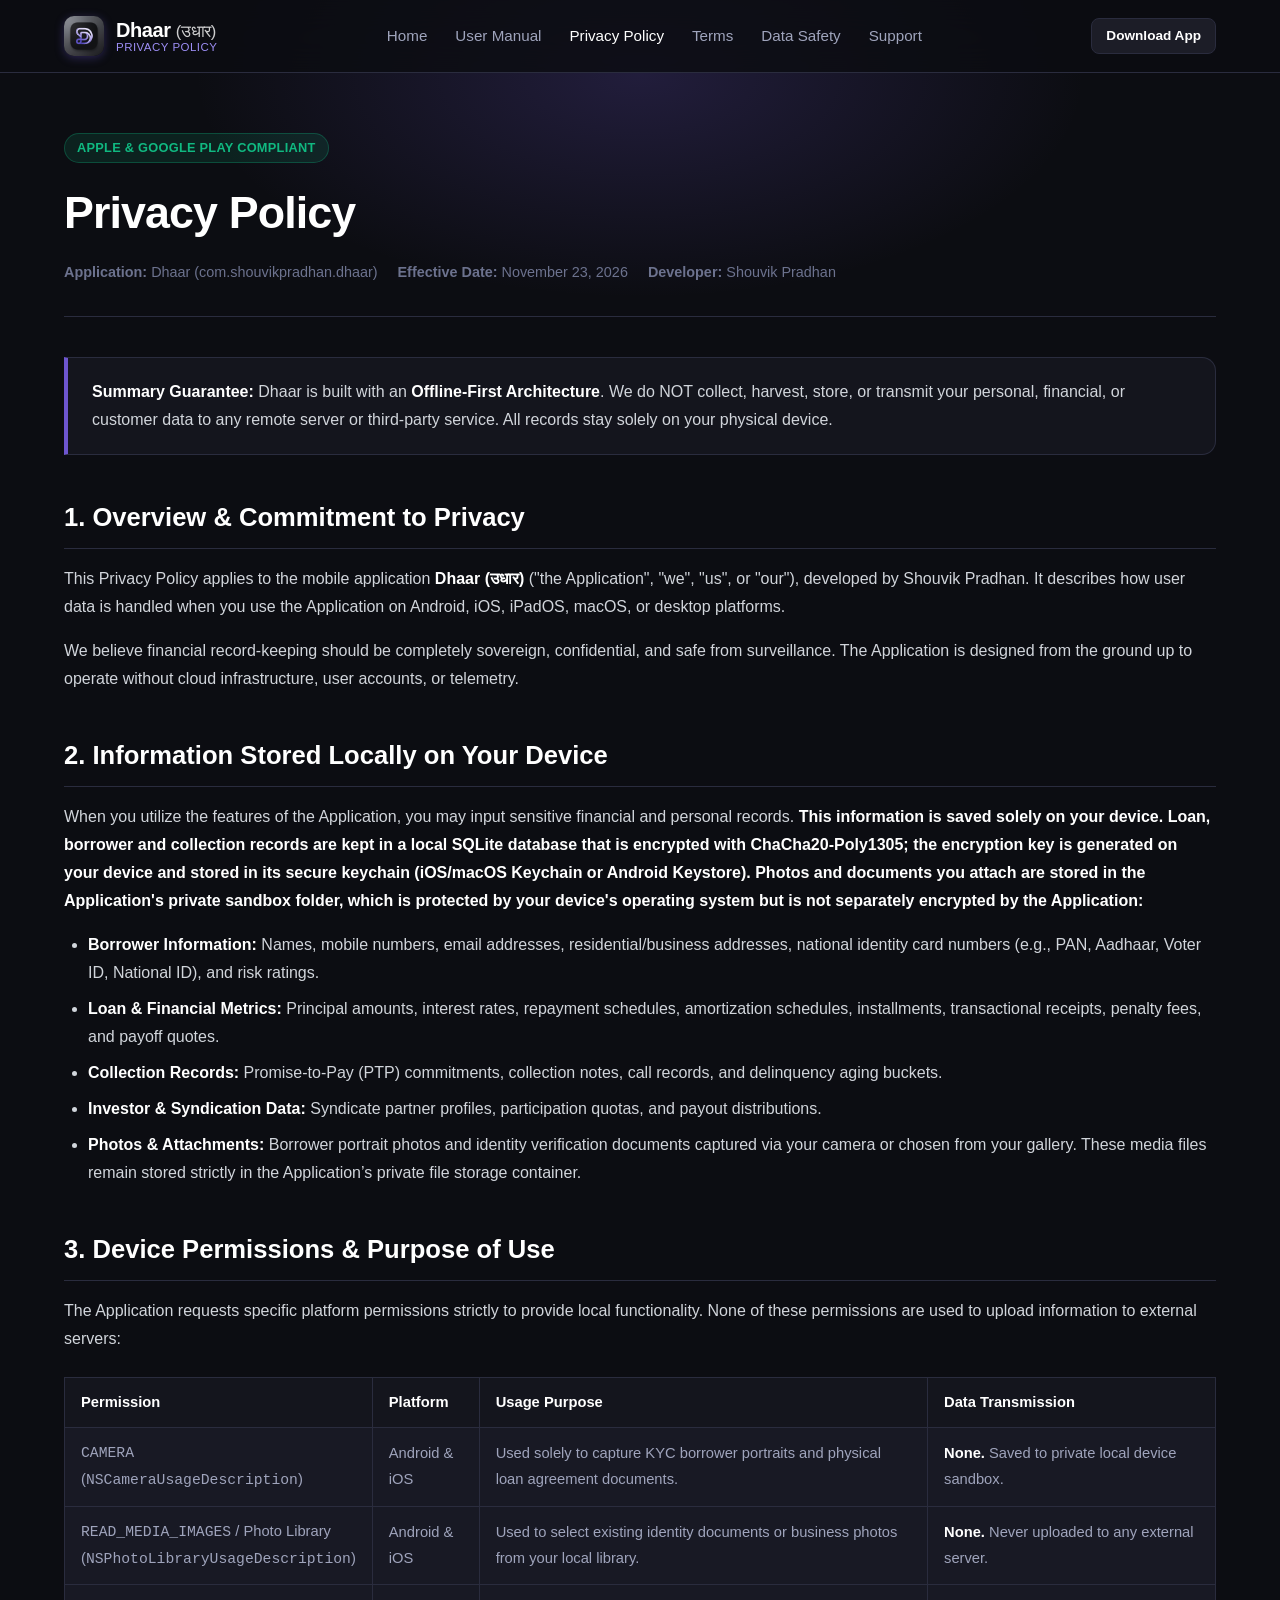
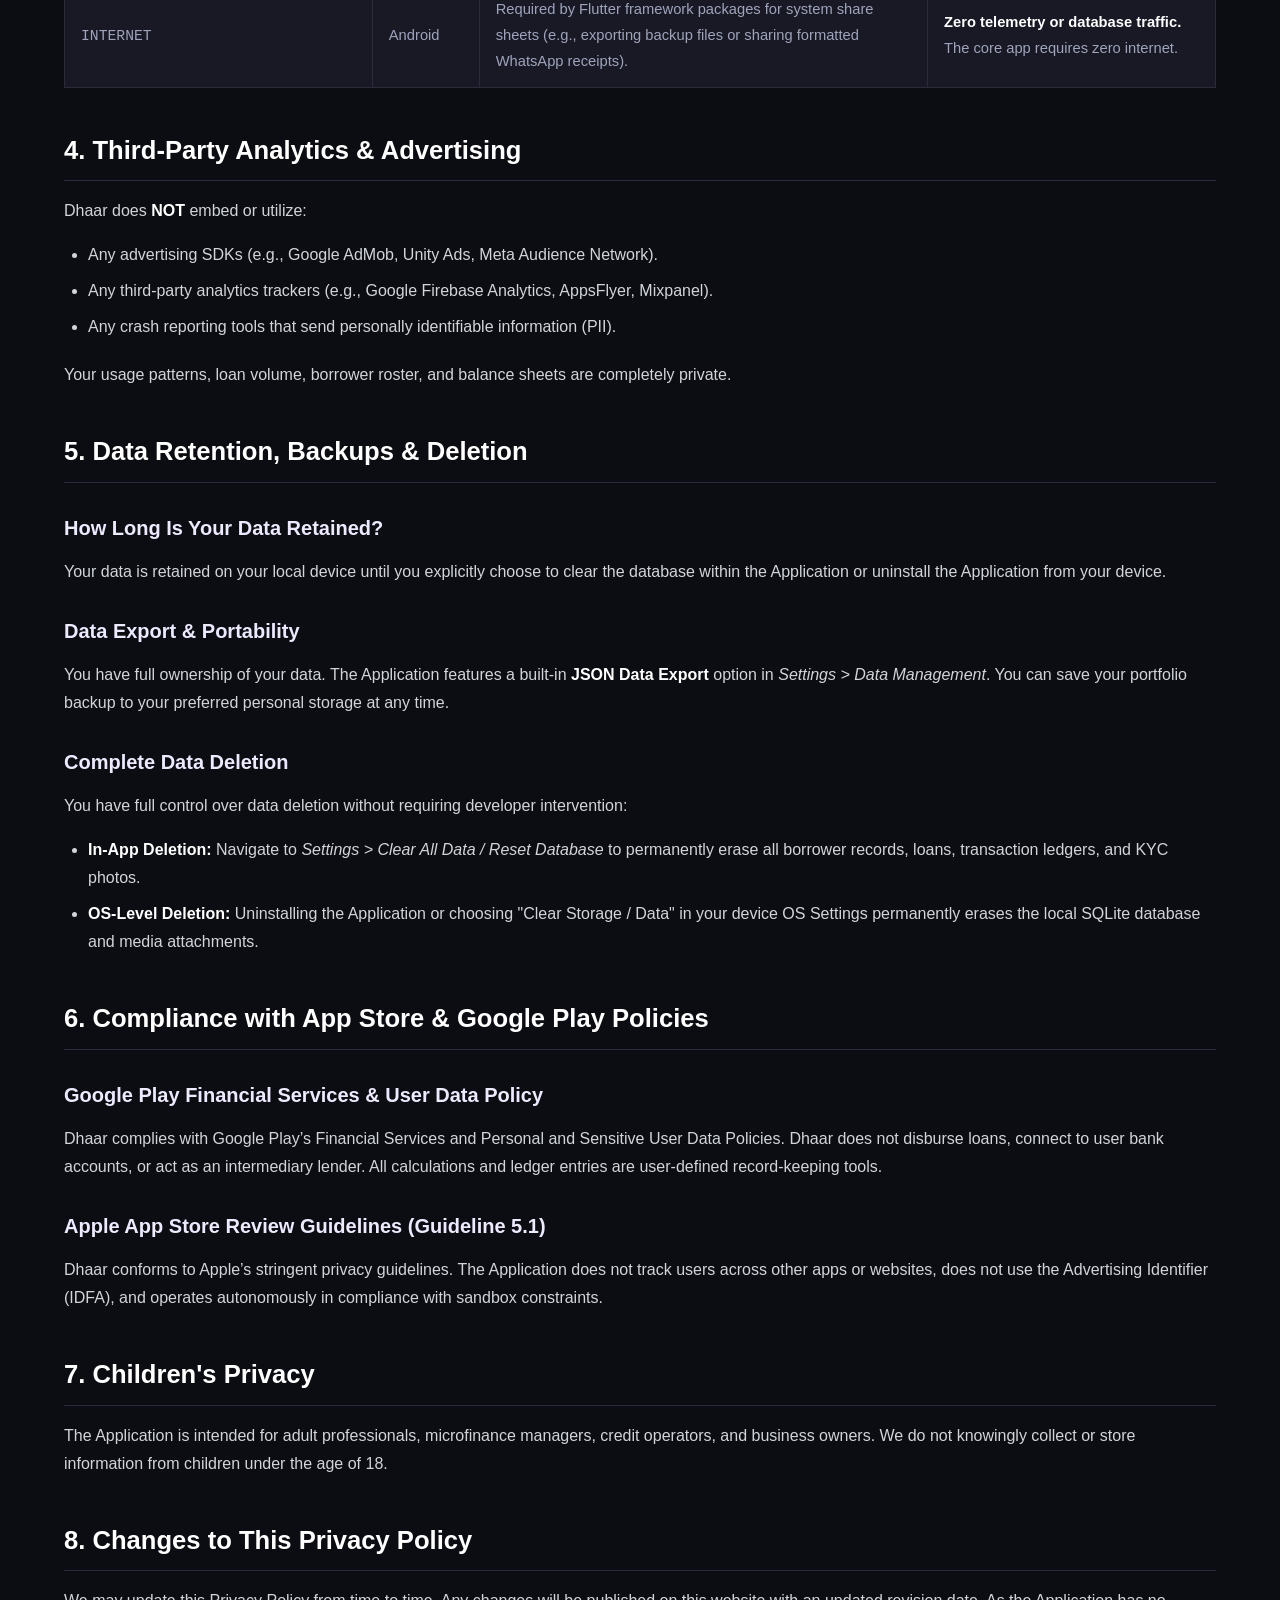
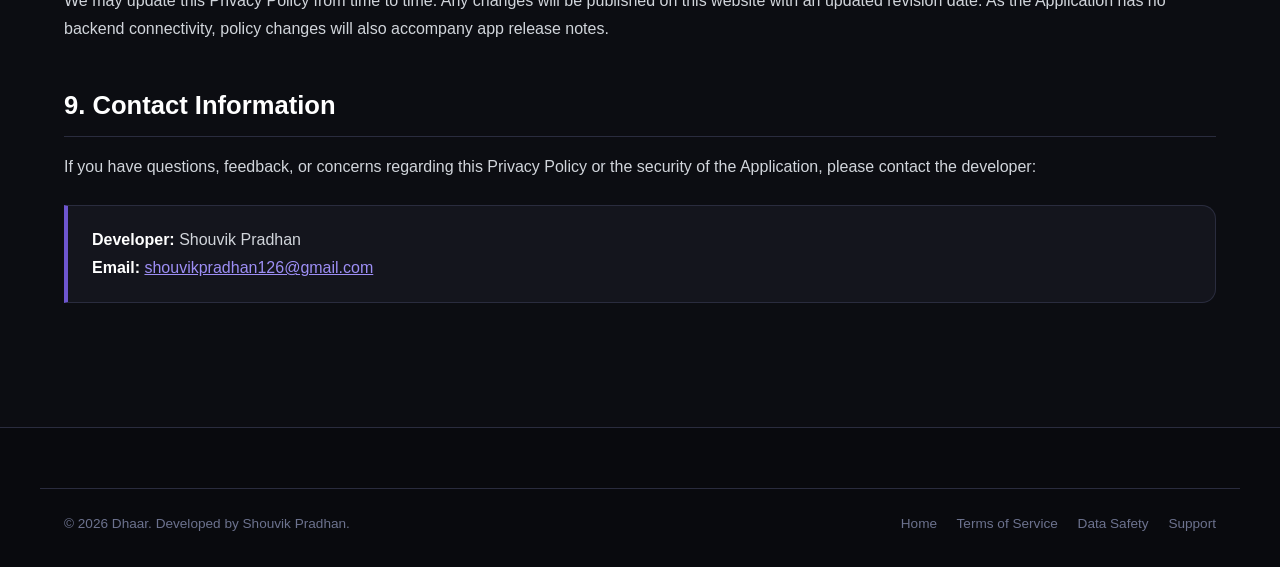
<file: privacy.html>
<!DOCTYPE html>
<html lang="en">
<head>
  <meta charset="UTF-8">
  <meta name="viewport" content="width=device-width, initial-scale=1.0">
  <title>Privacy Policy — Dhaar (उधार)</title>
  <meta name="description" content="Privacy Policy for Dhaar - Offline Mobile Lending Suite. Disclosing our 100% offline-first architecture, local device permissions, and zero cloud tracking guarantee.">
  <meta name="author" content="Shouvik Pradhan">
  <meta name="theme-color" content="#0C0D12">

  <link rel="icon" type="image/png" sizes="32x32" href="assets/favicon-32x32.png">
  <link rel="apple-touch-icon" sizes="180x180" href="assets/apple-touch-icon.png">
  <link rel="stylesheet" href="css/style.css">
</head>
<body>
  <div class="ambient-glow"></div>

  <!-- Header -->
  <header class="header">
    <div class="container nav-container">
      <a href="index.html" class="brand">
        <img src="assets/icon.png" alt="Dhaar Logo" class="brand-icon">
        <div class="brand-title">
          <span>Dhaar <small style="font-weight:400; opacity:0.8;">(उधार)</small></span>
          <span class="sub">Privacy Policy</span>
        </div>
      </a>

      <nav>
        <ul class="nav-links">
          <li><a href="index.html" class="nav-link">Home</a></li>
          <li><a href="guide.html" class="nav-link">User Manual</a></li>
          <li><a href="privacy.html" class="nav-link active">Privacy Policy</a></li>
          <li><a href="terms.html" class="nav-link">Terms</a></li>
          <li><a href="data-safety.html" class="nav-link">Data Safety</a></li>
          <li><a href="support.html" class="nav-link">Support</a></li>
        </ul>
      </nav>

      <div class="nav-actions">
        <a href="index.html#download" class="btn btn-secondary btn-sm">Download App</a>
        <button class="mobile-toggle" aria-label="Toggle Navigation">☰</button>
      </div>
    </div>
  </header>

  <!-- Legal Main Content -->
  <main class="legal-wrapper">
    <div class="container">
      <div class="legal-header">
        <span class="pill pill-green">Apple & Google Play Compliant</span>
        <h1 class="legal-title" style="margin-top:14px;">Privacy Policy</h1>
        <div class="legal-meta">
          <span><strong>Application:</strong> Dhaar (com.shouvikpradhan.dhaar)</span>
          <span><strong>Effective Date:</strong> November 23, 2026</span>
          <span><strong>Developer:</strong> Shouvik Pradhan</span>
        </div>
      </div>

      <div class="legal-content">
        <div class="legal-box">
          <strong>Summary Guarantee:</strong> Dhaar is built with an <strong>Offline-First Architecture</strong>. We do NOT collect, harvest, store, or transmit your personal, financial, or customer data to any remote server or third-party service. All records stay solely on your physical device.
        </div>

        <h2>1. Overview & Commitment to Privacy</h2>
        <p>
          This Privacy Policy applies to the mobile application <strong>Dhaar (उधार)</strong> ("the Application", "we", "us", or "our"), developed by Shouvik Pradhan. It describes how user data is handled when you use the Application on Android, iOS, iPadOS, macOS, or desktop platforms.
        </p>
        <p>
          We believe financial record-keeping should be completely sovereign, confidential, and safe from surveillance. The Application is designed from the ground up to operate without cloud infrastructure, user accounts, or telemetry.
        </p>

        <h2>2. Information Stored Locally on Your Device</h2>
        <p>
          When you utilize the features of the Application, you may input sensitive financial and personal records. <strong>This information is saved solely on your device. Loan, borrower and collection records are kept in a local SQLite database that is encrypted with ChaCha20-Poly1305; the encryption key is generated on your device and stored in its secure keychain (iOS/macOS Keychain or Android Keystore). Photos and documents you attach are stored in the Application's private sandbox folder, which is protected by your device's operating system but is not separately encrypted by the Application:</strong>
        </p>
        <ul>
          <li><strong>Borrower Information:</strong> Names, mobile numbers, email addresses, residential/business addresses, national identity card numbers (e.g., PAN, Aadhaar, Voter ID, National ID), and risk ratings.</li>
          <li><strong>Loan & Financial Metrics:</strong> Principal amounts, interest rates, repayment schedules, amortization schedules, installments, transactional receipts, penalty fees, and payoff quotes.</li>
          <li><strong>Collection Records:</strong> Promise-to-Pay (PTP) commitments, collection notes, call records, and delinquency aging buckets.</li>
          <li><strong>Investor & Syndication Data:</strong> Syndicate partner profiles, participation quotas, and payout distributions.</li>
          <li><strong>Photos & Attachments:</strong> Borrower portrait photos and identity verification documents captured via your camera or chosen from your gallery. These media files remain stored strictly in the Application’s private file storage container.</li>
        </ul>

        <h2>3. Device Permissions & Purpose of Use</h2>
        <p>
          The Application requests specific platform permissions strictly to provide local functionality. None of these permissions are used to upload information to external servers:
        </p>

        <table class="legal-table">
          <thead>
            <tr>
              <th>Permission</th>
              <th>Platform</th>
              <th>Usage Purpose</th>
              <th>Data Transmission</th>
            </tr>
          </thead>
          <tbody>
            <tr>
              <td><code>CAMERA</code><br>(<code>NSCameraUsageDescription</code>)</td>
              <td>Android & iOS</td>
              <td>Used solely to capture KYC borrower portraits and physical loan agreement documents.</td>
              <td><strong>None.</strong> Saved to private local device sandbox.</td>
            </tr>
            <tr>
              <td><code>READ_MEDIA_IMAGES</code> / Photo Library<br>(<code>NSPhotoLibraryUsageDescription</code>)</td>
              <td>Android & iOS</td>
              <td>Used to select existing identity documents or business photos from your local library.</td>
              <td><strong>None.</strong> Never uploaded to any external server.</td>
            </tr>
            <tr>
              <td><code>INTERNET</code></td>
              <td>Android</td>
              <td>Required by Flutter framework packages for system share sheets (e.g., exporting backup files or sharing formatted WhatsApp receipts).</td>
              <td><strong>Zero telemetry or database traffic.</strong> The core app requires zero internet.</td>
            </tr>
          </tbody>
        </table>

        <h2>4. Third-Party Analytics & Advertising</h2>
        <p>
          Dhaar does <strong>NOT</strong> embed or utilize:
        </p>
        <ul>
          <li>Any advertising SDKs (e.g., Google AdMob, Unity Ads, Meta Audience Network).</li>
          <li>Any third-party analytics trackers (e.g., Google Firebase Analytics, AppsFlyer, Mixpanel).</li>
          <li>Any crash reporting tools that send personally identifiable information (PII).</li>
        </ul>
        <p>Your usage patterns, loan volume, borrower roster, and balance sheets are completely private.</p>

        <h2>5. Data Retention, Backups & Deletion</h2>
        <h3>How Long Is Your Data Retained?</h3>
        <p>
          Your data is retained on your local device until you explicitly choose to clear the database within the Application or uninstall the Application from your device.
        </p>

        <h3>Data Export & Portability</h3>
        <p>
          You have full ownership of your data. The Application features a built-in <strong>JSON Data Export</strong> option in <em>Settings &gt; Data Management</em>. You can save your portfolio backup to your preferred personal storage at any time.
        </p>

        <h3>Complete Data Deletion</h3>
        <p>
          You have full control over data deletion without requiring developer intervention:
        </p>
        <ul>
          <li><strong>In-App Deletion:</strong> Navigate to <em>Settings &gt; Clear All Data / Reset Database</em> to permanently erase all borrower records, loans, transaction ledgers, and KYC photos.</li>
          <li><strong>OS-Level Deletion:</strong> Uninstalling the Application or choosing "Clear Storage / Data" in your device OS Settings permanently erases the local SQLite database and media attachments.</li>
        </ul>

        <h2>6. Compliance with App Store & Google Play Policies</h2>
        <h3>Google Play Financial Services & User Data Policy</h3>
        <p>
          Dhaar complies with Google Play’s Financial Services and Personal and Sensitive User Data Policies. Dhaar does not disburse loans, connect to user bank accounts, or act as an intermediary lender. All calculations and ledger entries are user-defined record-keeping tools.
        </p>

        <h3>Apple App Store Review Guidelines (Guideline 5.1)</h3>
        <p>
          Dhaar conforms to Apple’s stringent privacy guidelines. The Application does not track users across other apps or websites, does not use the Advertising Identifier (IDFA), and operates autonomously in compliance with sandbox constraints.
        </p>

        <h2>7. Children's Privacy</h2>
        <p>
          The Application is intended for adult professionals, microfinance managers, credit operators, and business owners. We do not knowingly collect or store information from children under the age of 18.
        </p>

        <h2>8. Changes to This Privacy Policy</h2>
        <p>
          We may update this Privacy Policy from time to time. Any changes will be published on this website with an updated revision date. As the Application has no backend connectivity, policy changes will also accompany app release notes.
        </p>

        <h2>9. Contact Information</h2>
        <p>
          If you have questions, feedback, or concerns regarding this Privacy Policy or the security of the Application, please contact the developer:
        </p>
        <div class="legal-box">
          <strong>Developer:</strong> Shouvik Pradhan<br>
          <strong>Email:</strong> <a href="mailto:shouvikpradhan126@gmail.com" style="color:var(--brand-violet-light);">shouvikpradhan126@gmail.com</a>
        </div>
      </div>
    </div>
  </main>

  <!-- Footer -->
  <footer class="footer">
    <div class="container footer-bottom">
      <div>© 2026 Dhaar. Developed by Shouvik Pradhan.</div>
      <div>
        <a href="index.html" style="color:var(--text-muted); text-decoration:none; margin-right:16px;">Home</a>
        <a href="terms.html" style="color:var(--text-muted); text-decoration:none; margin-right:16px;">Terms of Service</a>
        <a href="data-safety.html" style="color:var(--text-muted); text-decoration:none; margin-right:16px;">Data Safety</a>
        <a href="support.html" style="color:var(--text-muted); text-decoration:none;">Support</a>
      </div>
    </div>
  </footer>

  <script src="js/main.js"></script>
</body>
</html>
</file>
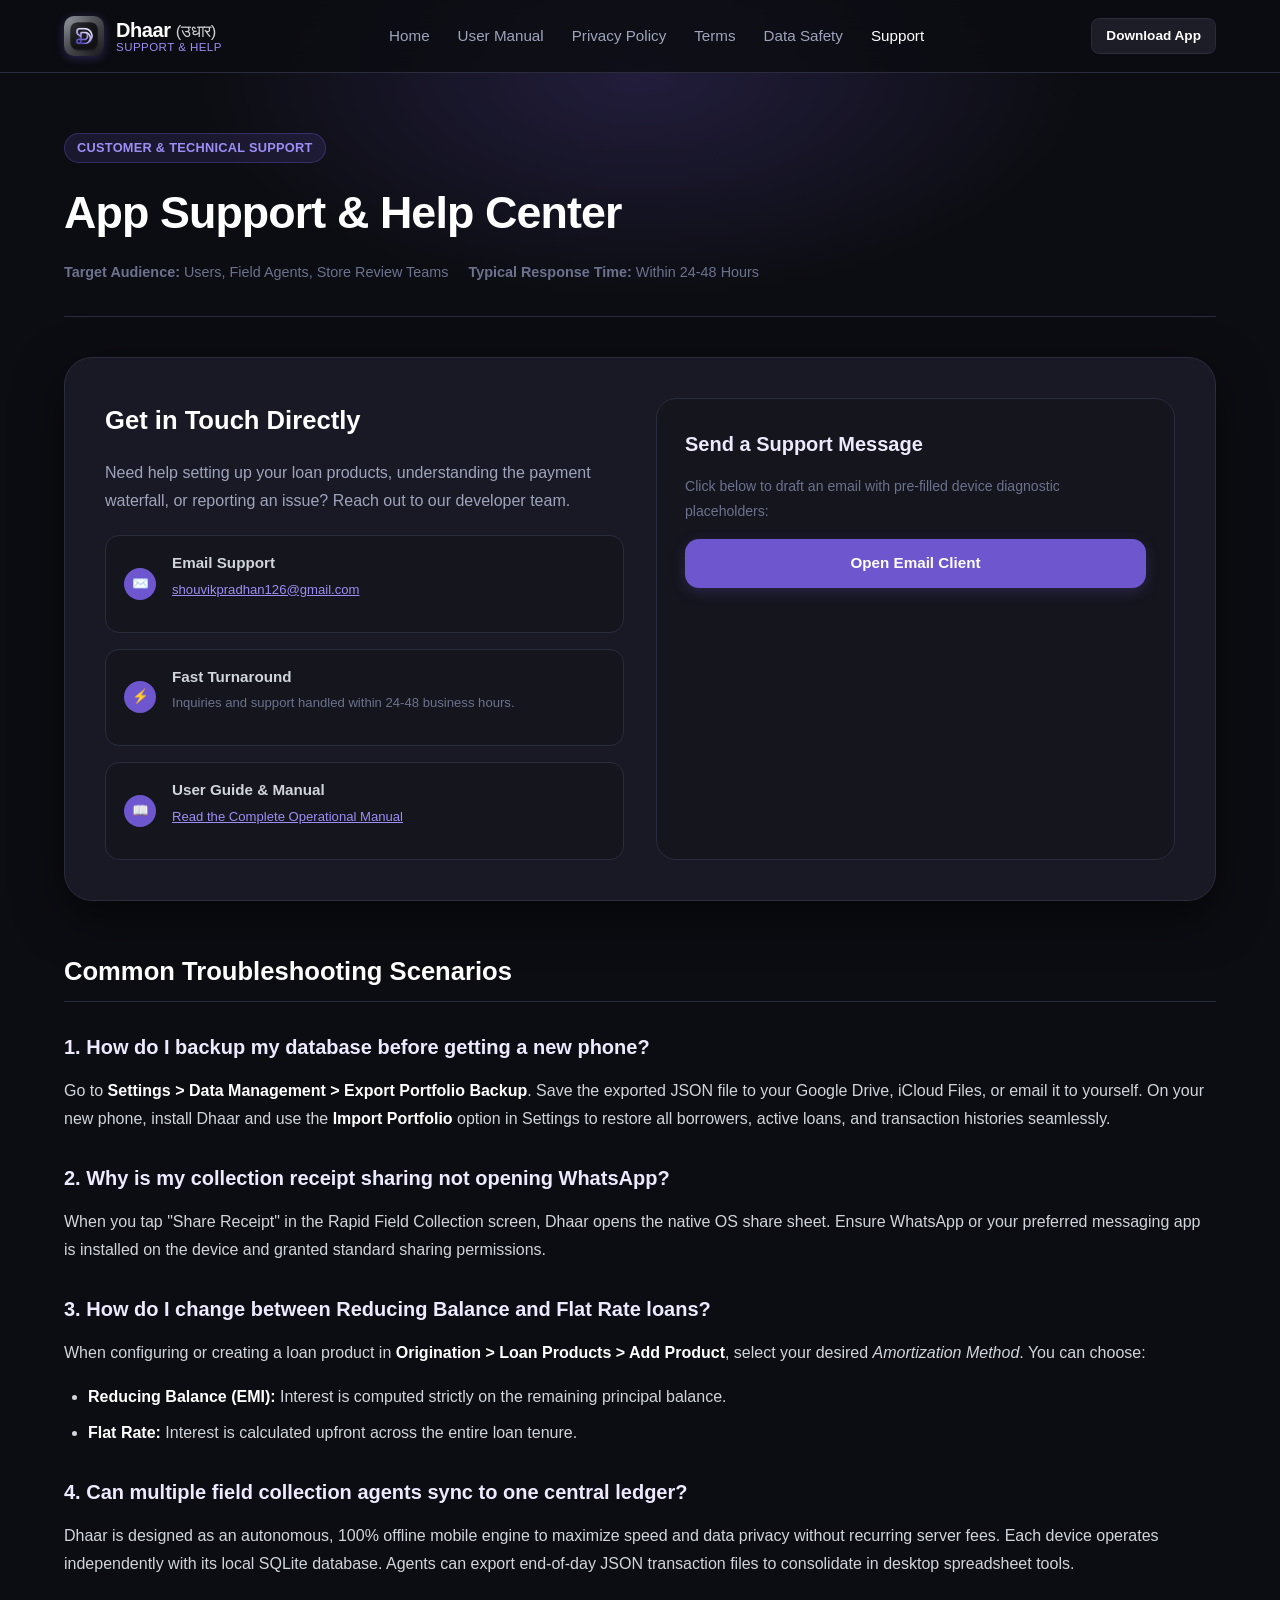
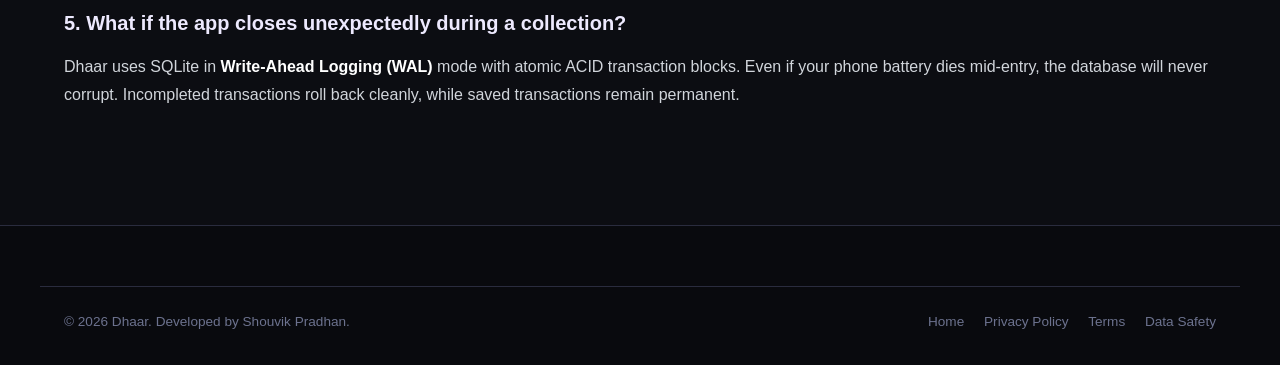
<file: support.html>
<!DOCTYPE html>
<html lang="en">
<head>
  <meta charset="UTF-8">
  <meta name="viewport" content="width=device-width, initial-scale=1.0">
  <title>App Support & Help Desk — Dhaar (उधार)</title>
  <meta name="description" content="Official App Support, Help Desk, and Contact for Dhaar - Offline Mobile Lending Suite.">
  <meta name="author" content="Shouvik Pradhan">
  <meta name="theme-color" content="#0C0D12">

  <link rel="icon" type="image/png" sizes="32x32" href="assets/favicon-32x32.png">
  <link rel="apple-touch-icon" sizes="180x180" href="assets/apple-touch-icon.png">
  <link rel="stylesheet" href="css/style.css">
</head>
<body>
  <div class="ambient-glow"></div>

  <!-- Header -->
  <header class="header">
    <div class="container nav-container">
      <a href="index.html" class="brand">
        <img src="assets/icon.png" alt="Dhaar Logo" class="brand-icon">
        <div class="brand-title">
          <span>Dhaar <small style="font-weight:400; opacity:0.8;">(उधार)</small></span>
          <span class="sub">Support & Help</span>
        </div>
      </a>

      <nav>
        <ul class="nav-links">
          <li><a href="index.html" class="nav-link">Home</a></li>
          <li><a href="guide.html" class="nav-link">User Manual</a></li>
          <li><a href="privacy.html" class="nav-link">Privacy Policy</a></li>
          <li><a href="terms.html" class="nav-link">Terms</a></li>
          <li><a href="data-safety.html" class="nav-link">Data Safety</a></li>
          <li><a href="support.html" class="nav-link active">Support</a></li>
        </ul>
      </nav>

      <div class="nav-actions">
        <a href="index.html#download" class="btn btn-secondary btn-sm">Download App</a>
        <button class="mobile-toggle" aria-label="Toggle Navigation">☰</button>
      </div>
    </div>
  </header>

  <main class="legal-wrapper">
    <div class="container">
      <div class="legal-header">
        <span class="pill pill-violet">Customer & Technical Support</span>
        <h1 class="legal-title" style="margin-top:14px;">App Support & Help Center</h1>
        <div class="legal-meta">
          <span><strong>Target Audience:</strong> Users, Field Agents, Store Review Teams</span>
          <span><strong>Typical Response Time:</strong> Within 24-48 Hours</span>
        </div>
      </div>

      <div class="legal-content">
        <div class="calc-container" style="margin-bottom:48px;">
          <div>
            <h2 style="margin-top:0; border:none; padding:0;">Get in Touch Directly</h2>
            <p style="color:var(--text-secondary); margin-bottom:20px;">
              Need help setting up your loan products, understanding the payment waterfall, or reporting an issue? Reach out to our developer team.
            </p>

            <div style="display:flex; flex-direction:column; gap:16px;">
              <div class="waterfall-step">
                <div class="step-num">✉️</div>
                <div class="step-content">
                  <h4>Email Support</h4>
                  <p><a href="mailto:shouvikpradhan126@gmail.com" style="color:var(--brand-violet-light);">shouvikpradhan126@gmail.com</a></p>
                </div>
              </div>

              <div class="waterfall-step">
                <div class="step-num">⚡</div>
                <div class="step-content">
                  <h4>Fast Turnaround</h4>
                  <p>Inquiries and support handled within 24-48 business hours.</p>
                </div>
              </div>

              <div class="waterfall-step">
                <div class="step-num">📖</div>
                <div class="step-content">
                  <h4>User Guide & Manual</h4>
                  <p><a href="guide.html" style="color:var(--brand-violet-light);">Read the Complete Operational Manual</a></p>
                </div>
              </div>
            </div>
          </div>

          <div style="background:var(--bg-surface); padding:28px; border-radius:var(--radius-lg); border:1px solid var(--border-subtle);">
            <h3 style="margin-top:0;">Send a Support Message</h3>
            <p style="color:var(--text-muted); font-size:0.88rem; margin-bottom:16px;">
              Click below to draft an email with pre-filled device diagnostic placeholders:
            </p>
            <a href="mailto:shouvikpradhan126@gmail.com?subject=Dhaar%20Support%20Request&body=Hi%20Shouvik,%0A%0AI%20am%20using%20Dhaar%20and%20need%20assistance%20with:%0A%0A-%20Device%20Model%20(e.g.%20iPhone%2015,%20Pixel%208):%20%0A-%20OS%20Version%20(iOS/Android):%20%0A-%20Dhaar%20App%20Version:%201.0.0%0A-%20Issue%20Description:%20%0A%0AThank%20you!" class="btn btn-primary" style="width:100%; text-align:center;">
              Open Email Client
            </a>
          </div>
        </div>

        <h2>Common Troubleshooting Scenarios</h2>

        <h3>1. How do I backup my database before getting a new phone?</h3>
        <p>
          Go to <strong>Settings &gt; Data Management &gt; Export Portfolio Backup</strong>. 
          Save the exported JSON file to your Google Drive, iCloud Files, or email it to yourself. On your new phone, install Dhaar and use the <strong>Import Portfolio</strong> option in Settings to restore all borrowers, active loans, and transaction histories seamlessly.
        </p>

        <h3>2. Why is my collection receipt sharing not opening WhatsApp?</h3>
        <p>
          When you tap "Share Receipt" in the Rapid Field Collection screen, Dhaar opens the native OS share sheet. Ensure WhatsApp or your preferred messaging app is installed on the device and granted standard sharing permissions.
        </p>

        <h3>3. How do I change between Reducing Balance and Flat Rate loans?</h3>
        <p>
          When configuring or creating a loan product in <strong>Origination &gt; Loan Products &gt; Add Product</strong>, select your desired <em>Amortization Method</em>. You can choose:
        </p>
        <ul>
          <li><strong>Reducing Balance (EMI):</strong> Interest is computed strictly on the remaining principal balance.</li>
          <li><strong>Flat Rate:</strong> Interest is calculated upfront across the entire loan tenure.</li>
        </ul>

        <h3>4. Can multiple field collection agents sync to one central ledger?</h3>
        <p>
          Dhaar is designed as an autonomous, 100% offline mobile engine to maximize speed and data privacy without recurring server fees. Each device operates independently with its local SQLite database. Agents can export end-of-day JSON transaction files to consolidate in desktop spreadsheet tools.
        </p>

        <h3>5. What if the app closes unexpectedly during a collection?</h3>
        <p>
          Dhaar uses SQLite in <strong>Write-Ahead Logging (WAL)</strong> mode with atomic ACID transaction blocks. Even if your phone battery dies mid-entry, the database will never corrupt. Incompleted transactions roll back cleanly, while saved transactions remain permanent.
        </p>
      </div>
    </div>
  </main>

  <!-- Footer -->
  <footer class="footer">
    <div class="container footer-bottom">
      <div>© 2026 Dhaar. Developed by Shouvik Pradhan.</div>
      <div>
        <a href="index.html" style="color:var(--text-muted); text-decoration:none; margin-right:16px;">Home</a>
        <a href="privacy.html" style="color:var(--text-muted); text-decoration:none; margin-right:16px;">Privacy Policy</a>
        <a href="terms.html" style="color:var(--text-muted); text-decoration:none; margin-right:16px;">Terms</a>
        <a href="data-safety.html" style="color:var(--text-muted); text-decoration:none;">Data Safety</a>
      </div>
    </div>
  </footer>

  <script src="js/main.js"></script>
</body>
</html>
</file>
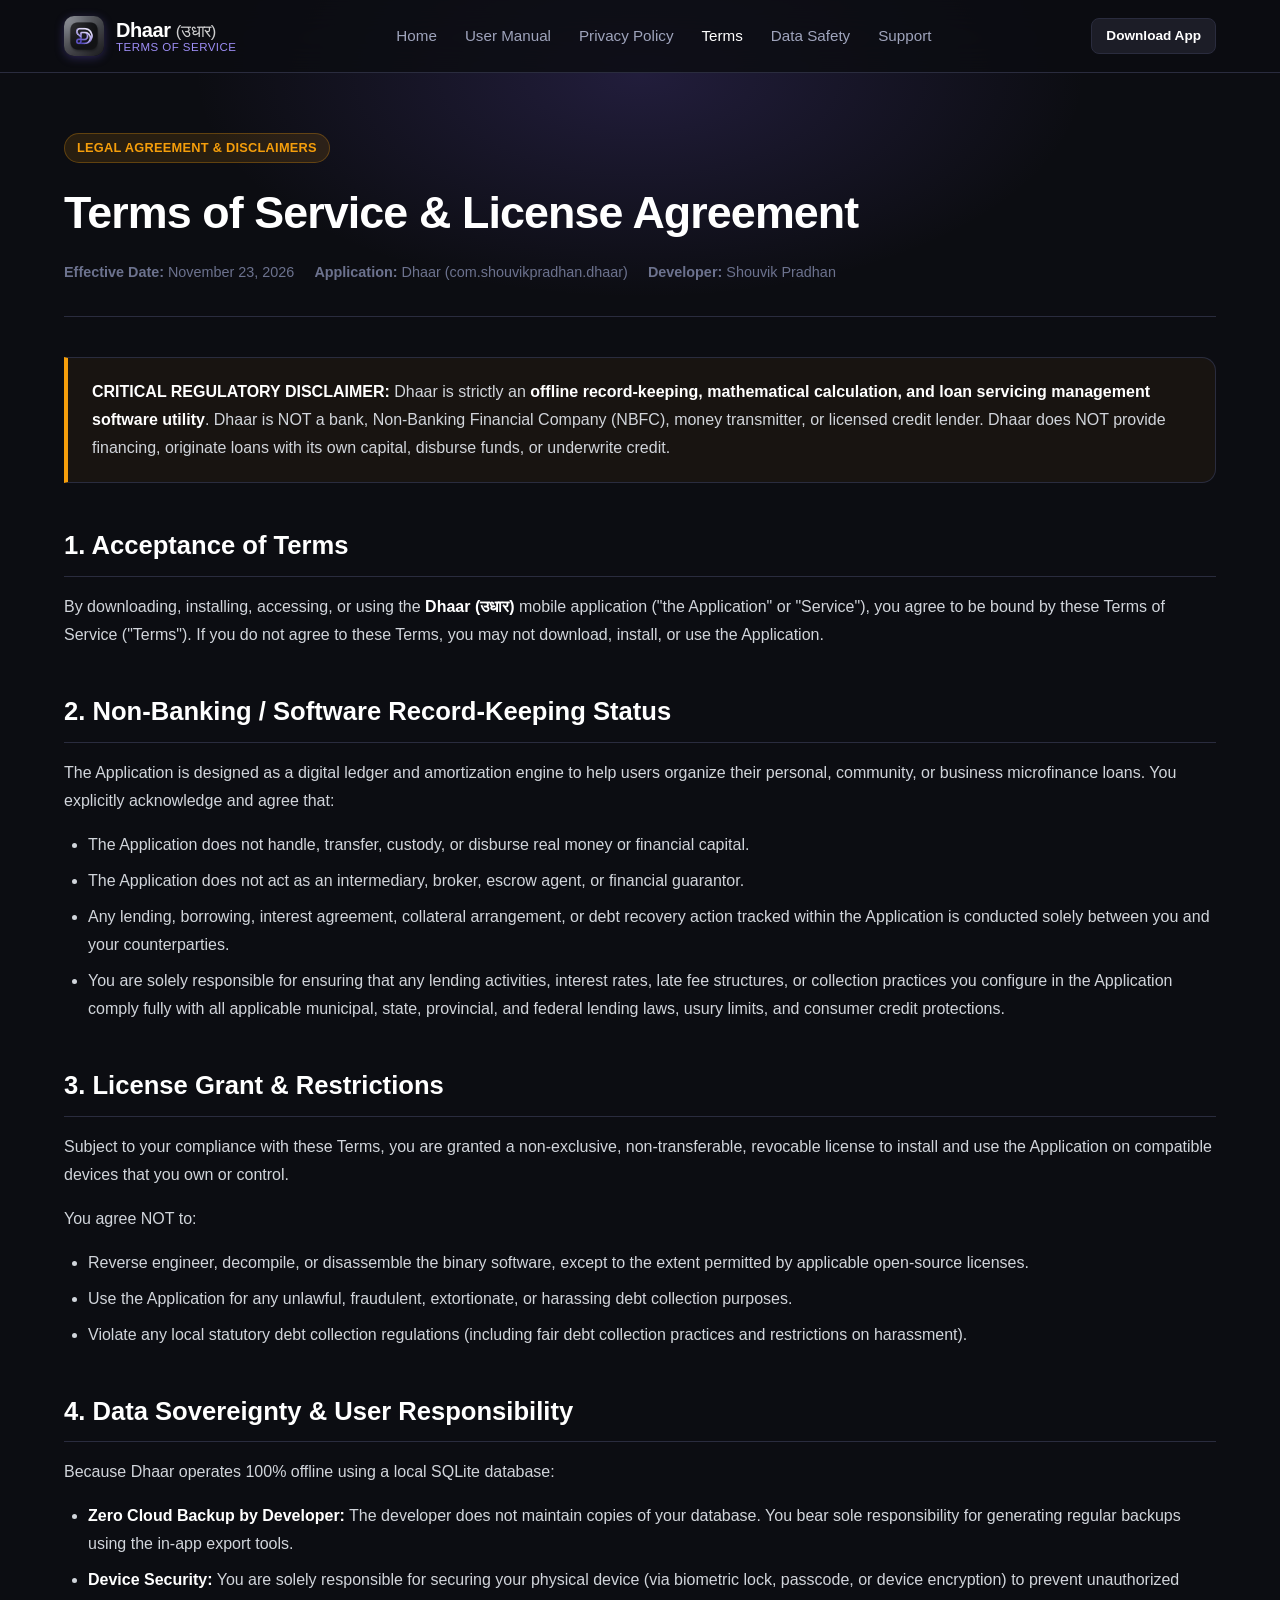
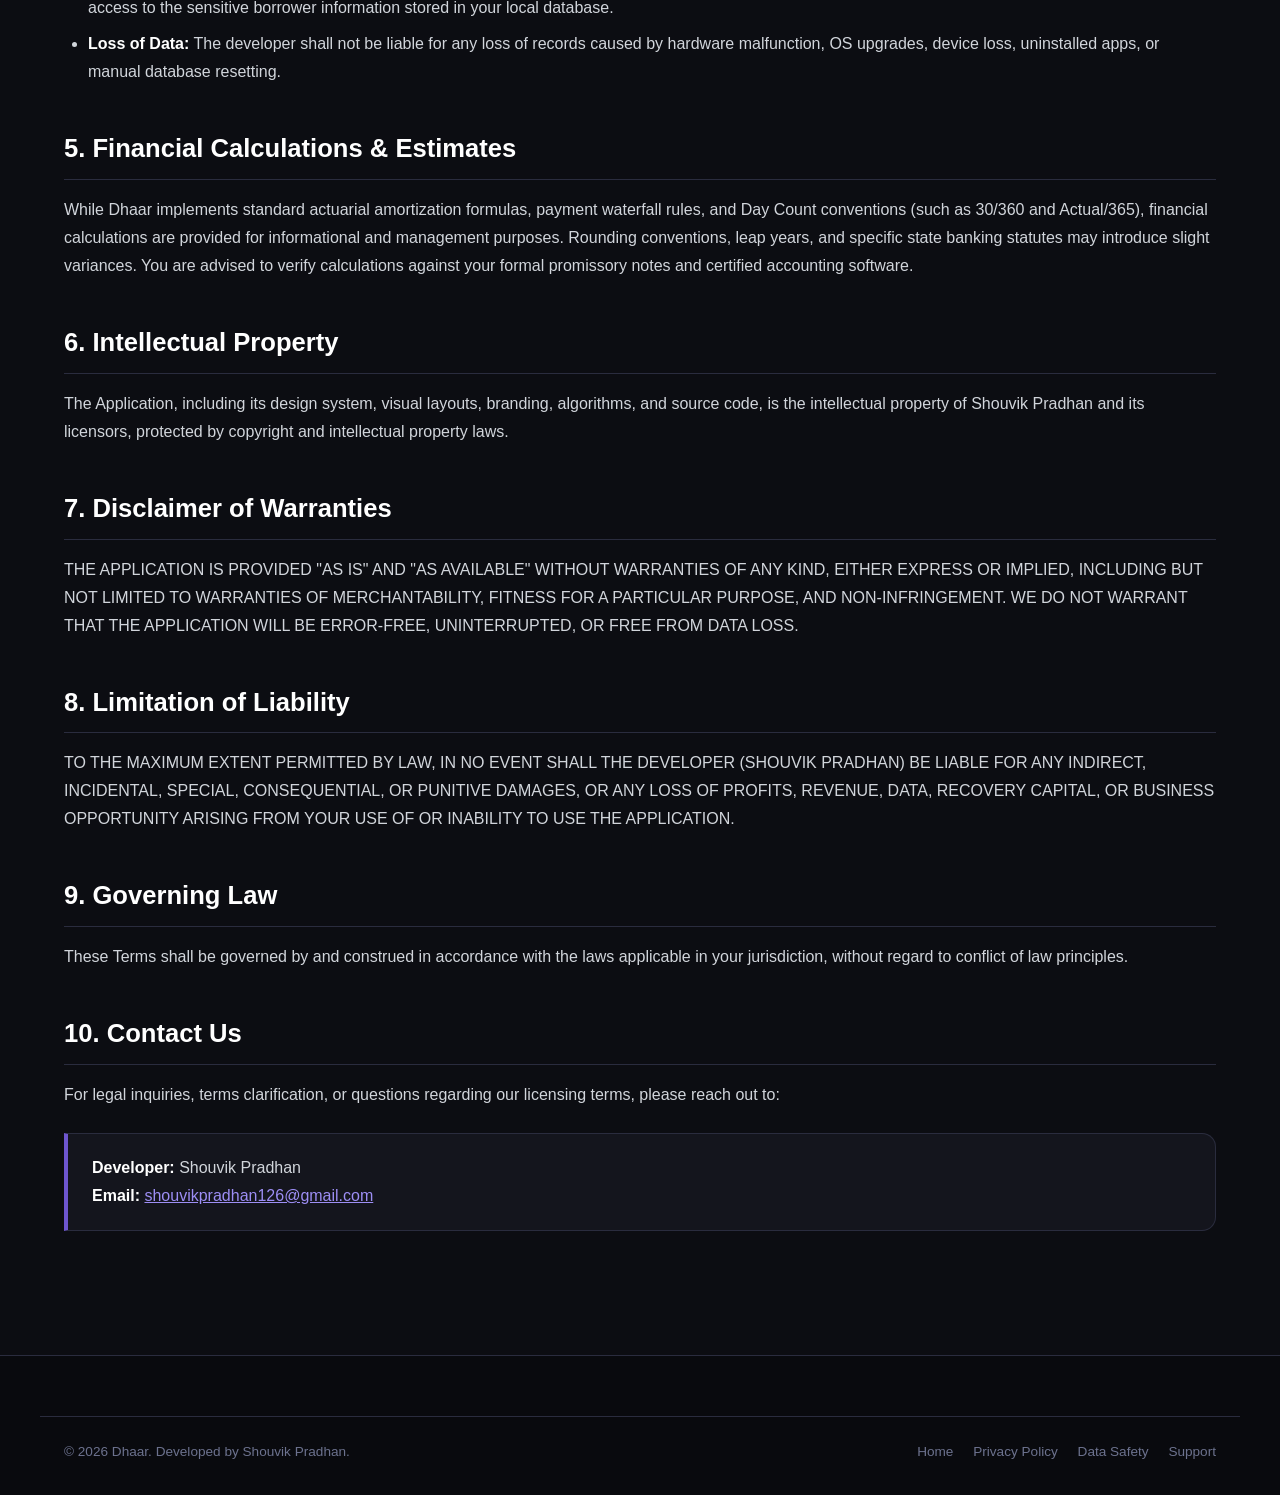
<file: terms.html>
<!DOCTYPE html>
<html lang="en">
<head>
  <meta charset="UTF-8">
  <meta name="viewport" content="width=device-width, initial-scale=1.0">
  <title>Terms of Service — Dhaar (उधार)</title>
  <meta name="description" content="Terms of Service and End User License Agreement for Dhaar - Offline Mobile Lending Suite.">
  <meta name="author" content="Shouvik Pradhan">
  <meta name="theme-color" content="#0C0D12">

  <link rel="icon" type="image/png" sizes="32x32" href="assets/favicon-32x32.png">
  <link rel="apple-touch-icon" sizes="180x180" href="assets/apple-touch-icon.png">
  <link rel="stylesheet" href="css/style.css">
</head>
<body>
  <div class="ambient-glow"></div>

  <!-- Header -->
  <header class="header">
    <div class="container nav-container">
      <a href="index.html" class="brand">
        <img src="assets/icon.png" alt="Dhaar Logo" class="brand-icon">
        <div class="brand-title">
          <span>Dhaar <small style="font-weight:400; opacity:0.8;">(उधार)</small></span>
          <span class="sub">Terms of Service</span>
        </div>
      </a>

      <nav>
        <ul class="nav-links">
          <li><a href="index.html" class="nav-link">Home</a></li>
          <li><a href="guide.html" class="nav-link">User Manual</a></li>
          <li><a href="privacy.html" class="nav-link">Privacy Policy</a></li>
          <li><a href="terms.html" class="nav-link active">Terms</a></li>
          <li><a href="data-safety.html" class="nav-link">Data Safety</a></li>
          <li><a href="support.html" class="nav-link">Support</a></li>
        </ul>
      </nav>

      <div class="nav-actions">
        <a href="index.html#download" class="btn btn-secondary btn-sm">Download App</a>
        <button class="mobile-toggle" aria-label="Toggle Navigation">☰</button>
      </div>
    </div>
  </header>

  <main class="legal-wrapper">
    <div class="container">
      <div class="legal-header">
        <span class="pill pill-amber">Legal Agreement & Disclaimers</span>
        <h1 class="legal-title" style="margin-top:14px;">Terms of Service & License Agreement</h1>
        <div class="legal-meta">
          <span><strong>Effective Date:</strong> November 23, 2026</span>
          <span><strong>Application:</strong> Dhaar (com.shouvikpradhan.dhaar)</span>
          <span><strong>Developer:</strong> Shouvik Pradhan</span>
        </div>
      </div>

      <div class="legal-content">
        <div class="legal-box legal-box-warning">
          <strong>CRITICAL REGULATORY DISCLAIMER:</strong> Dhaar is strictly an <strong>offline record-keeping, mathematical calculation, and loan servicing management software utility</strong>. Dhaar is NOT a bank, Non-Banking Financial Company (NBFC), money transmitter, or licensed credit lender. Dhaar does NOT provide financing, originate loans with its own capital, disburse funds, or underwrite credit.
        </div>

        <h2>1. Acceptance of Terms</h2>
        <p>
          By downloading, installing, accessing, or using the <strong>Dhaar (उधार)</strong> mobile application ("the Application" or "Service"), you agree to be bound by these Terms of Service ("Terms"). If you do not agree to these Terms, you may not download, install, or use the Application.
        </p>

        <h2>2. Non-Banking / Software Record-Keeping Status</h2>
        <p>
          The Application is designed as a digital ledger and amortization engine to help users organize their personal, community, or business microfinance loans. You explicitly acknowledge and agree that:
        </p>
        <ul>
          <li>The Application does not handle, transfer, custody, or disburse real money or financial capital.</li>
          <li>The Application does not act as an intermediary, broker, escrow agent, or financial guarantor.</li>
          <li>Any lending, borrowing, interest agreement, collateral arrangement, or debt recovery action tracked within the Application is conducted solely between you and your counterparties.</li>
          <li>You are solely responsible for ensuring that any lending activities, interest rates, late fee structures, or collection practices you configure in the Application comply fully with all applicable municipal, state, provincial, and federal lending laws, usury limits, and consumer credit protections.</li>
        </ul>

        <h2>3. License Grant & Restrictions</h2>
        <p>
          Subject to your compliance with these Terms, you are granted a non-exclusive, non-transferable, revocable license to install and use the Application on compatible devices that you own or control.
        </p>
        <p>You agree NOT to:</p>
        <ul>
          <li>Reverse engineer, decompile, or disassemble the binary software, except to the extent permitted by applicable open-source licenses.</li>
          <li>Use the Application for any unlawful, fraudulent, extortionate, or harassing debt collection purposes.</li>
          <li>Violate any local statutory debt collection regulations (including fair debt collection practices and restrictions on harassment).</li>
        </ul>

        <h2>4. Data Sovereignty & User Responsibility</h2>
        <p>
          Because Dhaar operates 100% offline using a local SQLite database:
        </p>
        <ul>
          <li><strong>Zero Cloud Backup by Developer:</strong> The developer does not maintain copies of your database. You bear sole responsibility for generating regular backups using the in-app export tools.</li>
          <li><strong>Device Security:</strong> You are solely responsible for securing your physical device (via biometric lock, passcode, or device encryption) to prevent unauthorized access to the sensitive borrower information stored in your local database.</li>
          <li><strong>Loss of Data:</strong> The developer shall not be liable for any loss of records caused by hardware malfunction, OS upgrades, device loss, uninstalled apps, or manual database resetting.</li>
        </ul>

        <h2>5. Financial Calculations & Estimates</h2>
        <p>
          While Dhaar implements standard actuarial amortization formulas, payment waterfall rules, and Day Count conventions (such as 30/360 and Actual/365), financial calculations are provided for informational and management purposes. Rounding conventions, leap years, and specific state banking statutes may introduce slight variances. You are advised to verify calculations against your formal promissory notes and certified accounting software.
        </p>

        <h2>6. Intellectual Property</h2>
        <p>
          The Application, including its design system, visual layouts, branding, algorithms, and source code, is the intellectual property of Shouvik Pradhan and its licensors, protected by copyright and intellectual property laws.
        </p>

        <h2>7. Disclaimer of Warranties</h2>
        <p>
          THE APPLICATION IS PROVIDED "AS IS" AND "AS AVAILABLE" WITHOUT WARRANTIES OF ANY KIND, EITHER EXPRESS OR IMPLIED, INCLUDING BUT NOT LIMITED TO WARRANTIES OF MERCHANTABILITY, FITNESS FOR A PARTICULAR PURPOSE, AND NON-INFRINGEMENT. WE DO NOT WARRANT THAT THE APPLICATION WILL BE ERROR-FREE, UNINTERRUPTED, OR FREE FROM DATA LOSS.
        </p>

        <h2>8. Limitation of Liability</h2>
        <p>
          TO THE MAXIMUM EXTENT PERMITTED BY LAW, IN NO EVENT SHALL THE DEVELOPER (SHOUVIK PRADHAN) BE LIABLE FOR ANY INDIRECT, INCIDENTAL, SPECIAL, CONSEQUENTIAL, OR PUNITIVE DAMAGES, OR ANY LOSS OF PROFITS, REVENUE, DATA, RECOVERY CAPITAL, OR BUSINESS OPPORTUNITY ARISING FROM YOUR USE OF OR INABILITY TO USE THE APPLICATION.
        </p>

        <h2>9. Governing Law</h2>
        <p>
          These Terms shall be governed by and construed in accordance with the laws applicable in your jurisdiction, without regard to conflict of law principles.
        </p>

        <h2>10. Contact Us</h2>
        <p>
          For legal inquiries, terms clarification, or questions regarding our licensing terms, please reach out to:
        </p>
        <div class="legal-box">
          <strong>Developer:</strong> Shouvik Pradhan<br>
          <strong>Email:</strong> <a href="mailto:shouvikpradhan126@gmail.com" style="color:var(--brand-violet-light);">shouvikpradhan126@gmail.com</a>
        </div>
      </div>
    </div>
  </main>

  <!-- Footer -->
  <footer class="footer">
    <div class="container footer-bottom">
      <div>© 2026 Dhaar. Developed by Shouvik Pradhan.</div>
      <div>
        <a href="index.html" style="color:var(--text-muted); text-decoration:none; margin-right:16px;">Home</a>
        <a href="privacy.html" style="color:var(--text-muted); text-decoration:none; margin-right:16px;">Privacy Policy</a>
        <a href="data-safety.html" style="color:var(--text-muted); text-decoration:none; margin-right:16px;">Data Safety</a>
        <a href="support.html" style="color:var(--text-muted); text-decoration:none;">Support</a>
      </div>
    </div>
  </footer>

  <script src="js/main.js"></script>
</body>
</html>
</file>
<file: css/style.css>
/* ==========================================================================
   Dhaar - Official Website & Legal Documentation
   Design System: Obsidian Charcoal (#18181B) & Periwinkle Violet (#6E56CF)
   ========================================================================== */

:root {
  --bg-canvas: #0C0D12;
  --bg-surface: #14151D;
  --bg-surface-elevated: #1C1D27;
  --bg-card: #181924;
  --bg-subtle: #232533;
  --border-subtle: #2A2C3E;
  --border-highlight: #3F425B;
  
  --text-main: #FFFFFF;
  --text-secondary: #9FA4BC;
  --text-muted: #6C728E;
  
  --brand-violet: #6E56CF;
  --brand-violet-hover: #7F68E3;
  --brand-violet-light: #9D8EF5;
  --brand-violet-glow: rgba(110, 86, 207, 0.25);
  --brand-lavender: #EDE9FE;
  
  --status-green: #10B981;
  --status-green-bg: rgba(16, 185, 129, 0.12);
  --status-green-border: rgba(16, 185, 129, 0.28);
  
  --status-amber: #F59E0B;
  --status-amber-bg: rgba(245, 158, 11, 0.12);
  --status-amber-border: rgba(245, 158, 11, 0.28);
  
  --status-red: #EF4444;
  --status-red-bg: rgba(239, 68, 68, 0.12);
  --status-red-border: rgba(239, 68, 68, 0.28);

  --status-blue: #3B82F6;
  --status-blue-bg: rgba(59, 130, 246, 0.12);

  --font-family: -apple-system, BlinkMacSystemFont, "Segoe UI", Roboto, "Inter", "Outfit", Helvetica, Arial, sans-serif;
  --font-mono: ui-monospace, SFMono-Regular, Menlo, Monaco, Consolas, "Liberation Mono", "Courier New", monospace;
  
  --radius-sm: 8px;
  --radius-md: 14px;
  --radius-lg: 20px;
  --radius-xl: 28px;
  --radius-full: 9999px;

  --shadow-sm: 0 2px 8px rgba(0, 0, 0, 0.35);
  --shadow-md: 0 8px 24px rgba(0, 0, 0, 0.45);
  --shadow-lg: 0 16px 48px rgba(0, 0, 0, 0.55);
  --shadow-glow: 0 0 35px var(--brand-violet-glow);

  --transition-fast: 160ms cubic-bezier(0.4, 0, 0.2, 1);
  --transition-normal: 240ms cubic-bezier(0.4, 0, 0.2, 1);
  --container-max: 1200px;
}

/* Light Mode / Reader overrides for Legal documents when desired, default is sleek dark */
*, *::before, *::after {
  box-sizing: border-box;
  margin: 0;
  padding: 0;
}

html {
  font-family: var(--font-family);
  background-color: var(--bg-canvas);
  color: var(--text-main);
  scroll-behavior: smooth;
  -webkit-font-smoothing: antialiased;
  -moz-osx-font-smoothing: grayscale;
}

body {
  min-height: 100vh;
  display: flex;
  flex-direction: column;
  overflow-x: hidden;
  line-height: 1.6;
}

/* Ambient Background Glow */
.ambient-glow {
  position: absolute;
  top: -150px;
  left: 50%;
  transform: translateX(-50%);
  width: 900px;
  height: 450px;
  background: radial-gradient(ellipse at center, rgba(110, 86, 207, 0.22) 0%, rgba(12, 13, 18, 0) 70%);
  pointer-events: none;
  z-index: 0;
}

/* Layout Container */
.container {
  width: 100%;
  max-width: var(--container-max);
  margin-left: auto;
  margin-right: auto;
  padding-left: 24px;
  padding-right: 24px;
  position: relative;
  z-index: 1;
}

/* Header & Navigation */
.header {
  position: sticky;
  top: 0;
  z-index: 100;
  backdrop-filter: blur(16px);
  -webkit-backdrop-filter: blur(16px);
  background: rgba(12, 13, 18, 0.82);
  border-bottom: 1px solid var(--border-subtle);
  transition: all var(--transition-normal);
}

.nav-container {
  display: flex;
  align-items: center;
  justify-content: space-between;
  height: 72px;
}

.brand {
  display: flex;
  align-items: center;
  gap: 12px;
  text-decoration: none;
  color: var(--text-main);
  font-weight: 700;
  font-size: 1.25rem;
  letter-spacing: -0.02em;
}

.brand-icon {
  width: 40px;
  height: 40px;
  border-radius: 10px;
  object-fit: cover;
  box-shadow: 0 2px 10px rgba(110, 86, 207, 0.35);
}

.brand-title {
  display: flex;
  flex-direction: column;
  line-height: 1.1;
}

.brand-title span.sub {
  font-size: 0.72rem;
  font-weight: 500;
  color: var(--brand-violet-light);
  letter-spacing: 0.04em;
  text-transform: uppercase;
}

.nav-links {
  display: flex;
  align-items: center;
  gap: 28px;
  list-style: none;
}

.nav-link {
  color: var(--text-secondary);
  text-decoration: none;
  font-size: 0.95rem;
  font-weight: 500;
  transition: color var(--transition-fast);
}

.nav-link:hover,
.nav-link.active {
  color: var(--text-main);
}

.nav-actions {
  display: flex;
  align-items: center;
  gap: 16px;
}

.mobile-toggle {
  display: none;
  background: none;
  border: none;
  color: var(--text-main);
  font-size: 1.5rem;
  cursor: pointer;
  padding: 8px;
}

/* Buttons */
.btn {
  display: inline-flex;
  align-items: center;
  justify-content: center;
  gap: 8px;
  padding: 10px 20px;
  border-radius: var(--radius-md);
  font-size: 0.95rem;
  font-weight: 600;
  text-decoration: none;
  cursor: pointer;
  transition: all var(--transition-fast);
  border: 1px solid transparent;
}

.btn-primary {
  background: var(--brand-violet);
  color: #FFFFFF;
  box-shadow: 0 4px 14px var(--brand-violet-glow);
}

.btn-primary:hover {
  background: var(--brand-violet-hover);
  transform: translateY(-1px);
  box-shadow: 0 6px 20px rgba(110, 86, 207, 0.4);
}

.btn-secondary {
  background: var(--bg-surface-elevated);
  color: var(--text-main);
  border-color: var(--border-subtle);
}

.btn-secondary:hover {
  background: var(--bg-subtle);
  border-color: var(--border-highlight);
  transform: translateY(-1px);
}

.btn-sm {
  padding: 6px 14px;
  font-size: 0.85rem;
  border-radius: var(--radius-sm);
}

.btn-lg {
  padding: 14px 28px;
  font-size: 1.05rem;
  border-radius: var(--radius-md);
}

/* Badges & Pills */
.pill {
  display: inline-flex;
  align-items: center;
  gap: 6px;
  padding: 4px 12px;
  border-radius: var(--radius-full);
  font-size: 0.8rem;
  font-weight: 600;
  letter-spacing: 0.02em;
  text-transform: uppercase;
}

.pill-violet {
  background: rgba(110, 86, 207, 0.15);
  color: var(--brand-violet-light);
  border: 1px solid rgba(110, 86, 207, 0.35);
}

.pill-green {
  background: var(--status-green-bg);
  color: var(--status-green);
  border: 1px solid var(--status-green-border);
}

.pill-amber {
  background: var(--status-amber-bg);
  color: var(--status-amber);
  border: 1px solid var(--status-amber-border);
}

/* Hero Section */
.hero-section {
  padding: 80px 0 60px;
  text-align: center;
  position: relative;
}

.hero-content {
  max-width: 840px;
  margin: 0 auto;
}

.hero-pill {
  margin-bottom: 24px;
}

.hero-title {
  font-size: 3.5rem;
  font-weight: 800;
  line-height: 1.15;
  letter-spacing: -0.03em;
  margin-bottom: 20px;
  background: linear-gradient(180deg, #FFFFFF 0%, #D2D5E5 100%);
  -webkit-background-clip: text;
  -webkit-text-fill-color: transparent;
}

.hero-title .gradient-text {
  background: linear-gradient(135deg, #A78BFA 0%, #6E56CF 60%, #4F46E5 100%);
  -webkit-background-clip: text;
  -webkit-text-fill-color: transparent;
}

.hero-desc {
  font-size: 1.25rem;
  color: var(--text-secondary);
  line-height: 1.6;
  margin-bottom: 36px;
}

.hero-cta {
  display: flex;
  align-items: center;
  justify-content: center;
  gap: 16px;
  flex-wrap: wrap;
  margin-bottom: 48px;
}

.hero-stats {
  display: grid;
  grid-template-columns: repeat(4, 1fr);
  gap: 20px;
  margin-top: 40px;
  padding: 24px;
  background: var(--bg-surface);
  border: 1px solid var(--border-subtle);
  border-radius: var(--radius-lg);
}

.stat-item {
  display: flex;
  flex-direction: column;
  align-items: center;
  text-align: center;
}

.stat-number {
  font-size: 1.75rem;
  font-weight: 700;
  color: var(--text-main);
  letter-spacing: -0.02em;
}

.stat-label {
  font-size: 0.85rem;
  color: var(--text-muted);
  margin-top: 4px;
}

/* Feature Grid */
.section {
  padding: 80px 0;
}

.section-alt {
  background: var(--bg-surface);
  border-top: 1px solid var(--border-subtle);
  border-bottom: 1px solid var(--border-subtle);
}

.section-header {
  text-align: center;
  max-width: 680px;
  margin: 0 auto 56px;
}

.section-title {
  font-size: 2.3rem;
  font-weight: 800;
  letter-spacing: -0.02em;
  margin-top: 12px;
  margin-bottom: 14px;
}

.section-subtitle {
  color: var(--text-secondary);
  font-size: 1.05rem;
}

.features-grid {
  display: grid;
  grid-template-columns: repeat(3, 1fr);
  gap: 24px;
}

.feature-card {
  background: var(--bg-card);
  border: 1px solid var(--border-subtle);
  border-radius: var(--radius-lg);
  padding: 32px 28px;
  transition: all var(--transition-normal);
  display: flex;
  flex-direction: column;
  position: relative;
  overflow: hidden;
}

.feature-card::before {
  content: "";
  position: absolute;
  top: 0;
  left: 0;
  right: 0;
  height: 2px;
  background: transparent;
  transition: background var(--transition-normal);
}

.feature-card:hover {
  transform: translateY(-4px);
  border-color: var(--border-highlight);
  box-shadow: var(--shadow-md);
}

.feature-card:hover::before {
  background: linear-gradient(90deg, var(--brand-violet), var(--brand-violet-light));
}

.feature-icon-box {
  width: 52px;
  height: 52px;
  border-radius: var(--radius-md);
  background: rgba(110, 86, 207, 0.15);
  color: var(--brand-violet-light);
  display: flex;
  align-items: center;
  justify-content: center;
  font-size: 1.5rem;
  margin-bottom: 20px;
  border: 1px solid rgba(110, 86, 207, 0.25);
}

.feature-title {
  font-size: 1.25rem;
  font-weight: 700;
  margin-bottom: 12px;
}

.feature-desc {
  color: var(--text-secondary);
  font-size: 0.95rem;
  line-height: 1.6;
  margin-bottom: 16px;
}

.feature-list {
  list-style: none;
  margin-top: auto;
  padding-top: 16px;
  border-top: 1px solid var(--border-subtle);
  display: flex;
  flex-direction: column;
  gap: 8px;
}

.feature-list li {
  display: flex;
  align-items: center;
  gap: 8px;
  color: var(--text-muted);
  font-size: 0.85rem;
}

.feature-list li svg {
  color: var(--status-green);
  flex-shrink: 0;
}

/* Interactive Calculator */
.calc-container {
  display: grid;
  grid-template-columns: 1fr 1fr;
  gap: 32px;
  background: var(--bg-card);
  border: 1px solid var(--border-subtle);
  border-radius: var(--radius-xl);
  padding: 40px;
  box-shadow: var(--shadow-lg);
}

.calc-form {
  display: flex;
  flex-direction: column;
  gap: 20px;
}

.form-group {
  display: flex;
  flex-direction: column;
  gap: 8px;
}

.form-label {
  font-size: 0.9rem;
  font-weight: 600;
  color: var(--text-secondary);
  display: flex;
  justify-content: space-between;
}

.form-input, .form-select {
  background: var(--bg-surface);
  border: 1px solid var(--border-subtle);
  border-radius: var(--radius-sm);
  color: var(--text-main);
  padding: 12px 16px;
  font-size: 1rem;
  font-family: inherit;
  transition: border-color var(--transition-fast);
}

.form-input:focus, .form-select:focus {
  outline: none;
  border-color: var(--brand-violet);
  box-shadow: 0 0 0 3px rgba(110, 86, 207, 0.2);
}

.calc-result-box {
  background: var(--bg-surface);
  border: 1px solid var(--border-subtle);
  border-radius: var(--radius-lg);
  padding: 32px;
  display: flex;
  flex-direction: column;
  justify-content: space-between;
}

.calc-highlight {
  text-align: center;
  padding: 24px 0;
  border-bottom: 1px solid var(--border-subtle);
}

.calc-highlight-title {
  font-size: 0.9rem;
  color: var(--text-muted);
  text-transform: uppercase;
  letter-spacing: 0.05em;
}

.calc-highlight-value {
  font-size: 3rem;
  font-weight: 800;
  color: var(--brand-violet-light);
  margin-top: 6px;
}

.calc-breakdown {
  display: grid;
  grid-template-columns: 1fr 1fr;
  gap: 16px;
  margin: 24px 0;
}

.breakdown-item {
  background: var(--bg-card);
  padding: 14px;
  border-radius: var(--radius-md);
  border: 1px solid var(--border-subtle);
}

.breakdown-label {
  font-size: 0.8rem;
  color: var(--text-muted);
}

.breakdown-val {
  font-size: 1.15rem;
  font-weight: 700;
  margin-top: 4px;
  color: var(--text-main);
}

/* Architecture Showcase */
.arch-grid {
  display: grid;
  grid-template-columns: 1.2fr 1fr;
  gap: 40px;
  align-items: center;
}

.waterfall-flow {
  display: flex;
  flex-direction: column;
  gap: 14px;
  background: var(--bg-card);
  border: 1px solid var(--border-subtle);
  border-radius: var(--radius-lg);
  padding: 28px;
}

.waterfall-step {
  display: flex;
  align-items: center;
  gap: 16px;
  padding: 14px 18px;
  border-radius: var(--radius-md);
  background: var(--bg-surface);
  border: 1px solid var(--border-subtle);
}

.step-num {
  width: 32px;
  height: 32px;
  border-radius: var(--radius-full);
  background: var(--brand-violet);
  color: #fff;
  display: flex;
  align-items: center;
  justify-content: center;
  font-weight: 700;
  font-size: 0.85rem;
  flex-shrink: 0;
}

.step-content h4 {
  font-size: 0.95rem;
  font-weight: 600;
  margin-bottom: 2px;
}

.step-content p {
  font-size: 0.82rem;
  color: var(--text-muted);
}

/* Store Badges */
.store-badges {
  display: flex;
  gap: 16px;
  justify-content: center;
  flex-wrap: wrap;
}

.store-badge {
  display: inline-flex;
  align-items: center;
  gap: 12px;
  padding: 10px 20px;
  border-radius: var(--radius-md);
  background: #000;
  color: #fff;
  text-decoration: none;
  border: 1px solid var(--border-highlight);
  transition: transform var(--transition-fast), border-color var(--transition-fast);
}

.store-badge:hover {
  transform: translateY(-2px);
  border-color: var(--brand-violet);
}

.store-badge svg {
  width: 28px;
  height: 28px;
}

.store-badge-text {
  display: flex;
  flex-direction: column;
  line-height: 1.1;
  text-align: left;
}

.store-badge-sub {
  font-size: 0.68rem;
  text-transform: uppercase;
  color: var(--text-muted);
  letter-spacing: 0.05em;
}

.store-badge-main {
  font-size: 1.1rem;
  font-weight: 700;
}

/* Accordion (FAQ) */
.faq-list {
  max-width: 800px;
  margin: 0 auto;
  display: flex;
  flex-direction: column;
  gap: 14px;
}

.faq-item {
  background: var(--bg-card);
  border: 1px solid var(--border-subtle);
  border-radius: var(--radius-md);
  overflow: hidden;
  transition: border-color var(--transition-fast);
}

.faq-item:hover {
  border-color: var(--border-highlight);
}

.faq-question {
  width: 100%;
  padding: 20px 24px;
  background: none;
  border: none;
  color: var(--text-main);
  text-align: left;
  font-size: 1.05rem;
  font-weight: 600;
  font-family: inherit;
  display: flex;
  justify-content: space-between;
  align-items: center;
  cursor: pointer;
}

.faq-question span.arrow {
  color: var(--brand-violet-light);
  transition: transform var(--transition-normal);
  font-size: 1.2rem;
}

.faq-item.active .faq-question span.arrow {
  transform: rotate(180deg);
}

.faq-answer {
  max-height: 0;
  overflow: hidden;
  transition: max-height var(--transition-normal), padding var(--transition-normal);
  padding: 0 24px;
  color: var(--text-secondary);
  font-size: 0.95rem;
  line-height: 1.6;
}

.faq-item.active .faq-answer {
  max-height: 400px;
  padding: 0 24px 20px;
}

/* Legal Documents Layout (Privacy, Terms, Data Safety, Support) */
.legal-wrapper {
  padding: 60px 0 100px;
}

.legal-header {
  border-bottom: 1px solid var(--border-subtle);
  padding-bottom: 32px;
  margin-bottom: 40px;
}

.legal-title {
  font-size: 2.8rem;
  font-weight: 800;
  letter-spacing: -0.02em;
  margin-bottom: 12px;
}

.legal-meta {
  display: flex;
  gap: 20px;
  color: var(--text-muted);
  font-size: 0.9rem;
  flex-wrap: wrap;
}

.legal-content {
  color: #D1D5DB;
  font-size: 1rem;
  line-height: 1.75;
}

.legal-content h2 {
  font-size: 1.6rem;
  font-weight: 700;
  color: #FFFFFF;
  margin-top: 40px;
  margin-bottom: 16px;
  padding-bottom: 8px;
  border-bottom: 1px solid var(--border-subtle);
}

.legal-content h3 {
  font-size: 1.25rem;
  font-weight: 600;
  color: var(--brand-lavender);
  margin-top: 28px;
  margin-bottom: 12px;
}

.legal-content p {
  margin-bottom: 16px;
}

.legal-content ul, .legal-content ol {
  margin-bottom: 20px;
  padding-left: 24px;
}

.legal-content li {
  margin-bottom: 8px;
}

.legal-content strong {
  color: #FFFFFF;
}

.legal-box {
  background: var(--bg-surface);
  border-left: 4px solid var(--brand-violet);
  border-radius: 0 var(--radius-md) var(--radius-md) 0;
  padding: 20px 24px;
  margin: 24px 0;
  border-top: 1px solid var(--border-subtle);
  border-right: 1px solid var(--border-subtle);
  border-bottom: 1px solid var(--border-subtle);
}

.legal-box-warning {
  border-left-color: var(--status-amber);
  background: rgba(245, 158, 11, 0.05);
}

.legal-table {
  width: 100%;
  border-collapse: collapse;
  margin: 24px 0;
  font-size: 0.92rem;
}

.legal-table th, .legal-table td {
  padding: 12px 16px;
  border: 1px solid var(--border-subtle);
  text-align: left;
}

.legal-table th {
  background: var(--bg-surface);
  color: var(--text-main);
  font-weight: 600;
}

.legal-table td {
  background: var(--bg-card);
  color: var(--text-secondary);
}

/* Footer */
.footer {
  background: #090A0E;
  border-top: 1px solid var(--border-subtle);
  padding: 60px 0 32px;
  margin-top: auto;
}

.footer-grid {
  display: grid;
  grid-template-columns: 2fr 1fr 1fr 1fr;
  gap: 40px;
  margin-bottom: 48px;
}

.footer-brand p {
  color: var(--text-muted);
  font-size: 0.9rem;
  margin-top: 12px;
  max-width: 320px;
}

.footer-col h4 {
  font-size: 0.95rem;
  font-weight: 700;
  color: var(--text-main);
  margin-bottom: 16px;
  letter-spacing: 0.02em;
}

.footer-col ul {
  list-style: none;
  display: flex;
  flex-direction: column;
  gap: 10px;
}

.footer-col a {
  color: var(--text-secondary);
  text-decoration: none;
  font-size: 0.88rem;
  transition: color var(--transition-fast);
}

.footer-col a:hover {
  color: var(--brand-violet-light);
}

.footer-bottom {
  border-top: 1px solid var(--border-subtle);
  padding-top: 24px;
  display: flex;
  justify-content: space-between;
  align-items: center;
  color: var(--text-muted);
  font-size: 0.85rem;
  flex-wrap: wrap;
  gap: 16px;
}

/* Responsive Styles */
@media (max-width: 992px) {
  .hero-title {
    font-size: 2.8rem;
  }
  .features-grid {
    grid-template-columns: repeat(2, 1fr);
  }
  .calc-container {
    grid-template-columns: 1fr;
  }
  .arch-grid {
    grid-template-columns: 1fr;
  }
  .footer-grid {
    grid-template-columns: 1fr 1fr;
  }
  .hero-stats {
    grid-template-columns: repeat(2, 1fr);
  }
}

@media (max-width: 768px) {
  .nav-links {
    display: none;
    position: absolute;
    top: 72px;
    left: 0;
    right: 0;
    background: var(--bg-canvas);
    border-bottom: 1px solid var(--border-subtle);
    flex-direction: column;
    padding: 24px;
    gap: 18px;
  }
  .nav-links.active {
    display: flex;
  }
  .mobile-toggle {
    display: block;
  }
  .features-grid {
    grid-template-columns: 1fr;
  }
  .hero-title {
    font-size: 2.2rem;
  }
  .footer-grid {
    grid-template-columns: 1fr;
  }
}
</file>
